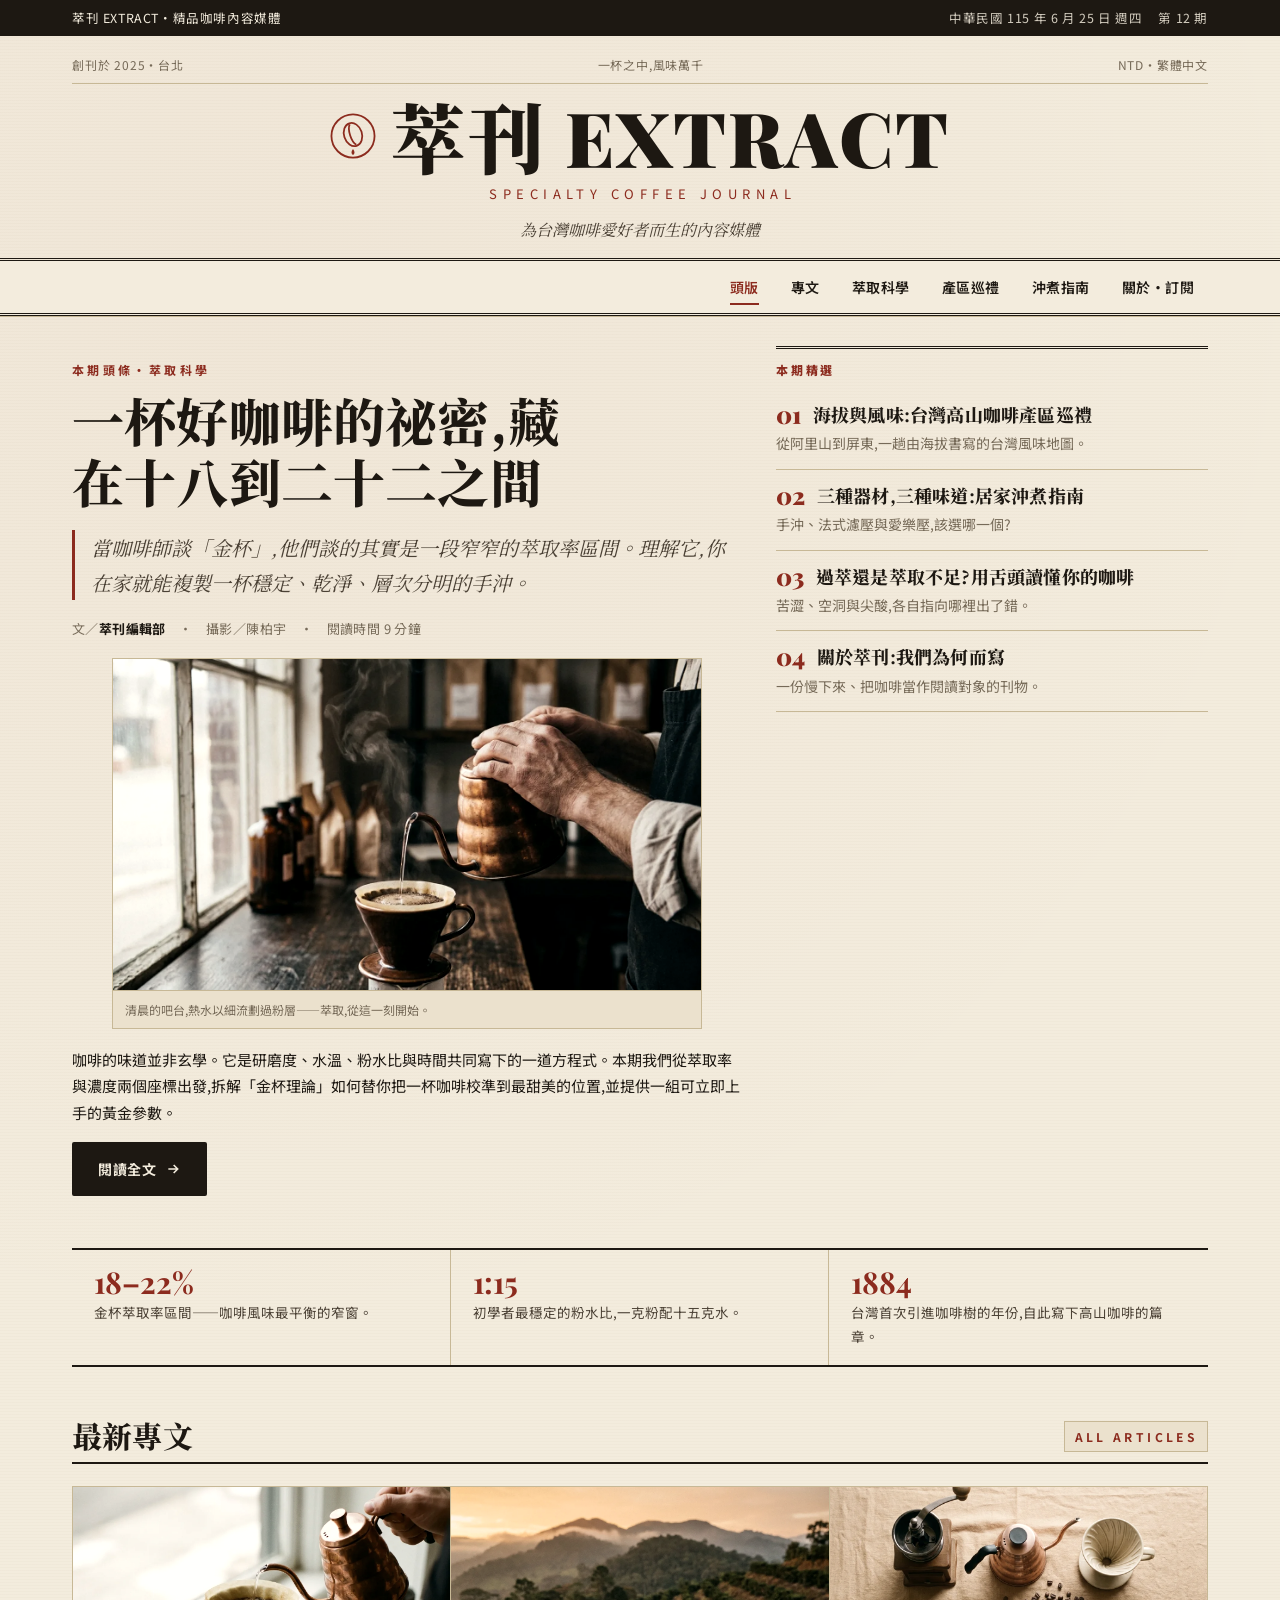
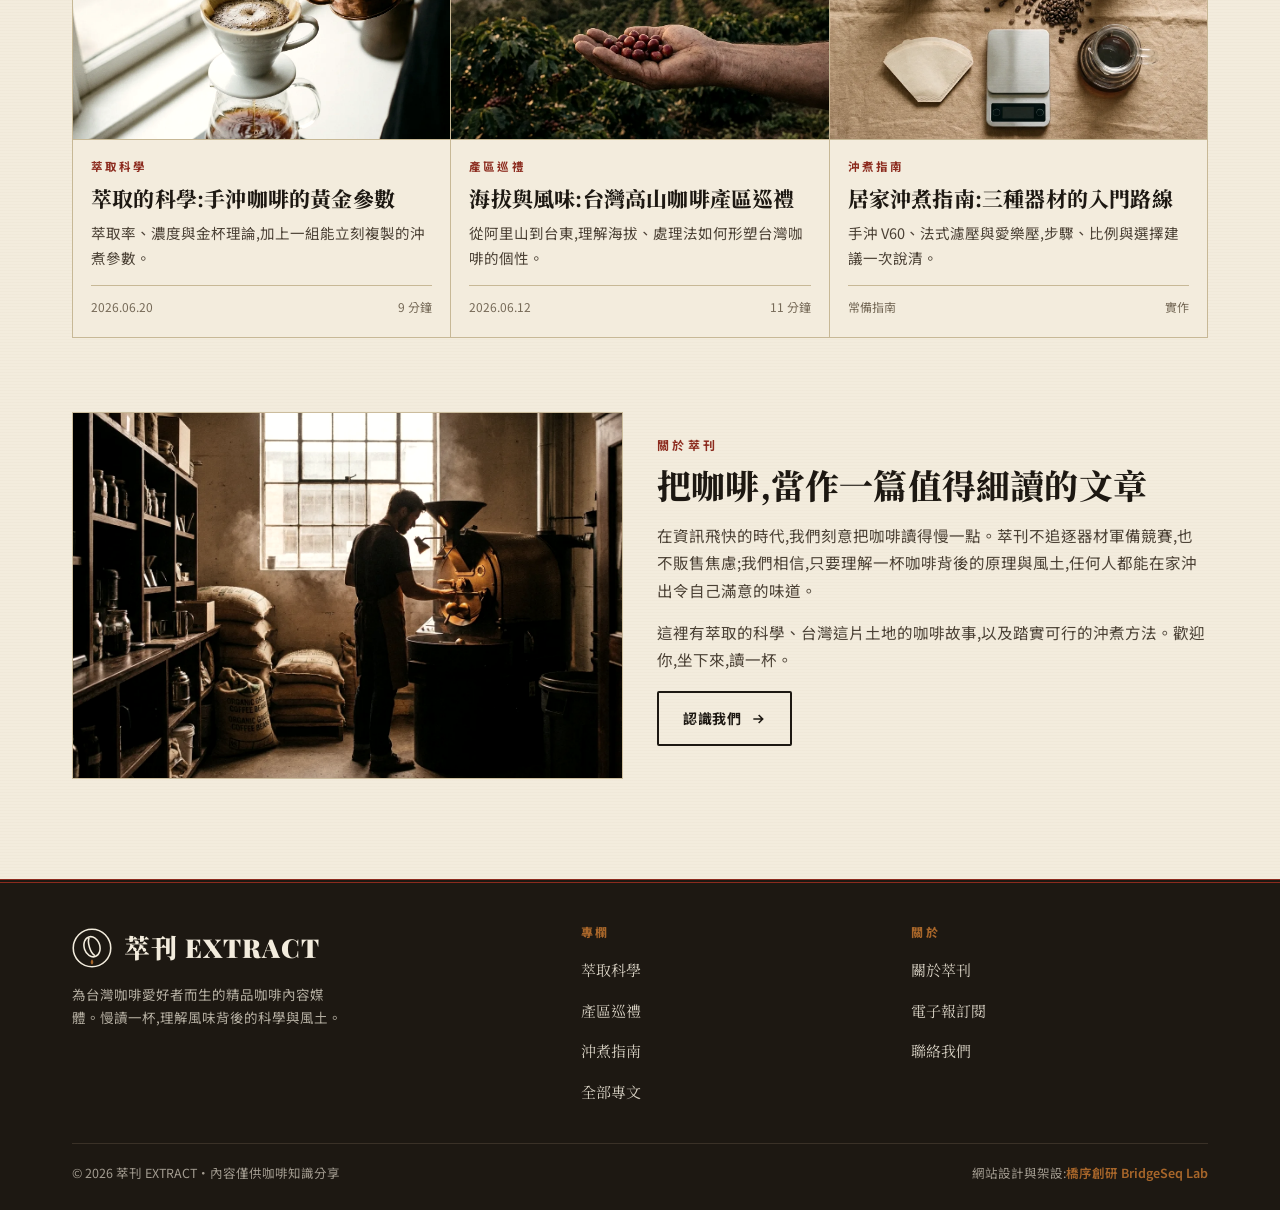
<file: index.html>
<!DOCTYPE html>
<html lang="zh-Hant">
<head>
<meta charset="UTF-8">
<meta name="viewport" content="width=device-width, initial-scale=1">
<title>萃刊 EXTRACT｜精品咖啡內容媒體：手沖萃取、台灣產區與沖煮指南</title>
<meta name="description" content="萃刊 EXTRACT 是一份為台灣咖啡愛好者而生的精品咖啡內容媒體。深入手沖萃取的科學、台灣高山咖啡產區、烘焙風味與居家沖煮指南,每一杯都值得被細讀。">
<meta name="keywords" content="精品咖啡,手沖咖啡,咖啡萃取,台灣咖啡,咖啡產區,咖啡沖煮,咖啡風味,咖啡媒體,V60,金杯理論">
<link rel="canonical" href="https://izzo24.github.io/cuikan-coffee/">
<meta name="theme-color" content="#1d1812">
<meta property="og:type" content="website">
<meta property="og:site_name" content="萃刊 EXTRACT">
<meta property="og:locale" content="zh_TW">
<meta property="og:title" content="萃刊 EXTRACT｜精品咖啡內容媒體">
<meta property="og:description" content="深入手沖萃取的科學、台灣高山咖啡產區與居家沖煮指南——為台灣咖啡愛好者而生的內容媒體。">
<meta property="og:url" content="https://izzo24.github.io/cuikan-coffee/">
<meta property="og:image" content="https://izzo24.github.io/cuikan-coffee/images/hero.webp">
<meta name="twitter:card" content="summary_large_image">
<link rel="icon" href="./favicon.svg" type="image/svg+xml">
<link rel="preconnect" href="https://fonts.googleapis.com">
<link rel="preconnect" href="https://fonts.gstatic.com" crossorigin>
<link href="https://fonts.googleapis.com/css2?family=Playfair+Display:wght@700;800;900&family=Noto+Serif+TC:wght@400;500;700;900&family=Noto+Sans+TC:wght@400;500;600;700&display=swap" rel="stylesheet">
<link rel="stylesheet" href="./assets/style.css?v=1">
<script type="application/ld+json">
{"@context":"https://schema.org","@graph":[
{"@type":"Organization","@id":"https://izzo24.github.io/cuikan-coffee/#org","name":"萃刊 EXTRACT","alternateName":"EXTRACT","url":"https://izzo24.github.io/cuikan-coffee/","logo":"https://izzo24.github.io/cuikan-coffee/favicon.svg","description":"為台灣咖啡愛好者而生的精品咖啡內容媒體。","sameAs":[]},
{"@type":"WebSite","@id":"https://izzo24.github.io/cuikan-coffee/#site","url":"https://izzo24.github.io/cuikan-coffee/","name":"萃刊 EXTRACT","inLanguage":"zh-Hant","publisher":{"@id":"https://izzo24.github.io/cuikan-coffee/#org"}},
{"@type":"Blog","@id":"https://izzo24.github.io/cuikan-coffee/#blog","name":"萃刊 EXTRACT","url":"https://izzo24.github.io/cuikan-coffee/","inLanguage":"zh-Hant","publisher":{"@id":"https://izzo24.github.io/cuikan-coffee/#org"},"blogPost":[
{"@type":"BlogPosting","headline":"萃取的科學:手沖咖啡的黃金參數","url":"https://izzo24.github.io/cuikan-coffee/article-pourover.html","datePublished":"2026-06-20"},
{"@type":"BlogPosting","headline":"海拔與風味:台灣高山咖啡產區巡禮","url":"https://izzo24.github.io/cuikan-coffee/article-taiwan.html","datePublished":"2026-06-12"}]}
]}
</script>
</head>
<body>

<div class="topbar"><div class="wrap">
  <span>萃刊 EXTRACT・精品咖啡內容媒體</span>
  <span class="tb-right"><span>中華民國 115 年 6 月 25 日 週四</span><span>第 12 期</span></span>
</div></div>

<header class="masthead"><div class="wrap">
  <div class="mast-top">
    <span>創刊於 2025・台北</span>
    <span>一杯之中,風味萬千</span>
    <span>NTD・繁體中文</span>
  </div>
  <a class="brand" href="./index.html" aria-label="萃刊 EXTRACT 首頁">
    <span class="brand-logo">
      <svg viewBox="0 0 64 64" aria-hidden="true"><circle cx="32" cy="32" r="30" fill="none" stroke="currentColor" stroke-width="2.5"/><g transform="rotate(-18 32 30)"><ellipse cx="32" cy="30" rx="12.5" ry="16.5" fill="none" stroke="currentColor" stroke-width="2.5"/><path d="M32 15C26.5 21 26.5 39 32 45" fill="none" stroke="currentColor" stroke-width="2.5"/></g><path d="M32 50c-2.8 3.6-2.8 6.4 0 8.6 2.8-2.2 2.8-5 0-8.6z" fill="var(--accent)"/></svg>
      <span class="brand-name"><span class="brand-cn">萃刊</span> EXTRACT</span>
    </span>
    <span class="brand-sub">Specialty Coffee Journal</span>
    <span class="brand-tag">為台灣咖啡愛好者而生的內容媒體</span>
  </a>
</div></header>

<nav class="nav" aria-label="主要導覽"><div class="wrap">
  <a class="nav-mini" href="./index.html">
    <svg viewBox="0 0 64 64" aria-hidden="true"><circle cx="32" cy="32" r="30" fill="none" stroke="currentColor" stroke-width="3"/><g transform="rotate(-18 32 30)"><ellipse cx="32" cy="30" rx="12.5" ry="16.5" fill="none" stroke="currentColor" stroke-width="3"/></g></svg>
    萃刊
  </a>
  <button class="nav-toggle" aria-label="開啟選單" aria-expanded="false" aria-controls="navlinks"><span></span></button>
  <ul class="nav-links" id="navlinks">
    <li><a href="./index.html" aria-current="page">頭版</a></li>
    <li><a href="./articles.html">專文</a></li>
    <li><a href="./article-pourover.html">萃取科學</a></li>
    <li><a href="./article-taiwan.html">產區巡禮</a></li>
    <li><a href="./brew-guide.html">沖煮指南</a></li>
    <li><a href="./about.html">關於・訂閱</a></li>
  </ul>
</div></nav>
<div class="nav-backdrop" aria-hidden="true"></div>

<main>
<section class="frontpage"><div class="wrap">
  <div class="fp-grid">
    <article class="lead-body reveal">
      <span class="kicker">本期頭條・萃取科學</span>
      <h1>一杯好咖啡的祕密,藏在十八到二十二之間</h1>
      <p class="standfirst">當咖啡師談「金杯」,他們談的其實是一段窄窄的萃取率區間。理解它,你在家就能複製一杯穩定、乾淨、層次分明的手沖。</p>
      <p class="byline">文／<strong>萃刊編輯部</strong>　・　攝影／陳柏宇　・　閱讀時間 9 分鐘</p>
      <figure class="lead-figure">
        <img src="./images/hero.webp" width="1280" height="720" alt="咖啡師以手沖壺緩緩注水於濾杯之上,蒸氣升起" loading="eager">
        <figcaption>清晨的吧台,熱水以細流劃過粉層——萃取,從這一刻開始。</figcaption>
      </figure>
      <p style="margin-top:18px;font-family:var(--sans);font-size:15px">咖啡的味道並非玄學。它是研磨度、水溫、粉水比與時間共同寫下的一道方程式。本期我們從萃取率與濃度兩個座標出發,拆解「金杯理論」如何替你把一杯咖啡校準到最甜美的位置,並提供一組可立即上手的黃金參數。</p>
      <p style="margin-top:16px"><a class="btn" href="./article-pourover.html">閱讀全文
        <svg viewBox="0 0 24 24" fill="none" stroke="currentColor" stroke-width="2.4" aria-hidden="true"><path d="M5 12h14M13 6l6 6-6 6"/></svg></a></p>
    </article>

    <aside class="side-list reveal">
      <h3>本期精選</h3>
      <a class="side-item" href="./article-taiwan.html"><span class="num">01</span><h4>海拔與風味:台灣高山咖啡產區巡禮</h4><p>從阿里山到屏東,一趟由海拔書寫的台灣風味地圖。</p></a>
      <a class="side-item" href="./brew-guide.html"><span class="num">02</span><h4>三種器材,三種味道:居家沖煮指南</h4><p>手沖、法式濾壓與愛樂壓,該選哪一個?</p></a>
      <a class="side-item" href="./article-pourover.html"><span class="num">03</span><h4>過萃還是萃取不足?用舌頭讀懂你的咖啡</h4><p>苦澀、空洞與尖酸,各自指向哪裡出了錯。</p></a>
      <a class="side-item" href="./about.html"><span class="num">04</span><h4>關於萃刊:我們為何而寫</h4><p>一份慢下來、把咖啡當作閱讀對象的刊物。</p></a>
    </aside>
  </div>

  <div class="rule-row reveal">
    <div class="cell"><b>18–22%</b>金杯萃取率區間——咖啡風味最平衡的窄窗。</div>
    <div class="cell"><b>1:15</b>初學者最穩定的粉水比,一克粉配十五克水。</div>
    <div class="cell"><b>1884</b>台灣首次引進咖啡樹的年份,自此寫下高山咖啡的篇章。</div>
  </div>
</div></section>

<section style="padding:8px 0 10px"><div class="wrap">
  <div class="section-head"><h2>最新專文</h2><span class="kicker">All Articles</span></div>
  <div class="cards">
    <a class="card reveal" href="./article-pourover.html">
      <span class="card-fig"><img src="./images/pourover.webp" width="1200" height="800" alt="手沖咖啡:濾杯中粉層悶蒸冒泡,熱水細流注入" loading="lazy"></span>
      <span class="card-body"><span class="cat">萃取科學</span><h3>萃取的科學:手沖咖啡的黃金參數</h3><p>萃取率、濃度與金杯理論,加上一組能立刻複製的沖煮參數。</p><span class="meta"><span>2026.06.20</span><span>9 分鐘</span></span></span>
    </a>
    <a class="card reveal" href="./article-taiwan.html">
      <span class="card-fig"><img src="./images/taiwan-farm.webp" width="1200" height="800" alt="黃昏中的台灣高山咖啡園,枝頭結滿紅色咖啡果實" loading="lazy"></span>
      <span class="card-body"><span class="cat">產區巡禮</span><h3>海拔與風味:台灣高山咖啡產區巡禮</h3><p>從阿里山到台東,理解海拔、處理法如何形塑台灣咖啡的個性。</p><span class="meta"><span>2026.06.12</span><span>11 分鐘</span></span></span>
    </a>
    <a class="card reveal" href="./brew-guide.html">
      <span class="card-fig"><img src="./images/brew-gear.webp" width="1200" height="900" alt="俯拍咖啡沖煮器材平鋪:手搖磨豆機、手沖壺、濾杯、電子秤" loading="lazy"></span>
      <span class="card-body"><span class="cat">沖煮指南</span><h3>居家沖煮指南:三種器材的入門路線</h3><p>手沖 V60、法式濾壓與愛樂壓,步驟、比例與選擇建議一次說清。</p><span class="meta"><span>常備指南</span><span>實作</span></span></span>
    </a>
  </div>
</div></section>

<section style="padding:34px 0 10px"><div class="wrap">
  <div class="about-hero">
    <figure style="margin:0" class="reveal"><img src="./images/roastery.webp" width="1200" height="800" alt="職人烘豆工坊內,鼓式烘豆機散發暖光,旁邊堆著生豆麻袋"></figure>
    <div class="reveal">
      <span class="kicker">關於萃刊</span>
      <h2 style="font-family:var(--serif);font-size:clamp(24px,4.4vw,34px);margin:.2em 0 .5em">把咖啡,當作一篇值得細讀的文章</h2>
      <p style="font-family:var(--sans);font-size:15.5px;color:var(--ink-soft)">在資訊飛快的時代,我們刻意把咖啡讀得慢一點。萃刊不追逐器材軍備競賽,也不販售焦慮;我們相信,只要理解一杯咖啡背後的原理與風土,任何人都能在家沖出令自己滿意的味道。</p>
      <p style="font-family:var(--sans);font-size:15.5px;color:var(--ink-soft)">這裡有萃取的科學、台灣這片土地的咖啡故事,以及踏實可行的沖煮方法。歡迎你,坐下來,讀一杯。</p>
      <p><a class="btn btn-ghost" href="./about.html">認識我們
        <svg viewBox="0 0 24 24" fill="none" stroke="currentColor" stroke-width="2.4" aria-hidden="true"><path d="M5 12h14M13 6l6 6-6 6"/></svg></a></p>
    </div>
  </div>
</div></section>
</main>

<footer class="footer"><div class="wrap">
  <div class="footer-grid">
    <div class="footer-brand">
      <div class="fb-logo">
        <svg viewBox="0 0 64 64" aria-hidden="true"><circle cx="32" cy="32" r="30" fill="none" stroke="currentColor" stroke-width="2.5"/><g transform="rotate(-18 32 30)"><ellipse cx="32" cy="30" rx="12.5" ry="16.5" fill="none" stroke="currentColor" stroke-width="2.5"/><path d="M32 15C26.5 21 26.5 39 32 45" fill="none" stroke="currentColor" stroke-width="2.5"/></g><path d="M32 50c-2.8 3.6-2.8 6.4 0 8.6 2.8-2.2 2.8-5 0-8.6z" fill="var(--accent-2)"/></svg>
        <span class="fb-name">萃刊 EXTRACT</span>
      </div>
      <p>為台灣咖啡愛好者而生的精品咖啡內容媒體。慢讀一杯,理解風味背後的科學與風土。</p>
    </div>
    <div>
      <h4>專欄</h4>
      <ul>
        <li><a href="./article-pourover.html">萃取科學</a></li>
        <li><a href="./article-taiwan.html">產區巡禮</a></li>
        <li><a href="./brew-guide.html">沖煮指南</a></li>
        <li><a href="./articles.html">全部專文</a></li>
      </ul>
    </div>
    <div>
      <h4>關於</h4>
      <ul>
        <li><a href="./about.html">關於萃刊</a></li>
        <li><a href="./about.html#subscribe">電子報訂閱</a></li>
        <li><a href="./about.html#contact">聯絡我們</a></li>
      </ul>
    </div>
  </div>
  <div class="footer-bottom">
    <span>© 2026 萃刊 EXTRACT・內容僅供咖啡知識分享</span>
    <span>網站設計與架設:<a href="https://bridgeseqlab.com" target="_blank" rel="noopener">橋序創研 BridgeSeq Lab</a></span>
  </div>
</div></footer>

<button class="totop" aria-label="回到頂端"><svg viewBox="0 0 24 24" fill="none" stroke="currentColor" stroke-width="2.6" aria-hidden="true"><path d="M12 19V5M5 12l7-7 7 7"/></svg></button>
<script src="./assets/main.js?v=1"></script>
</body>
</html>
</file>
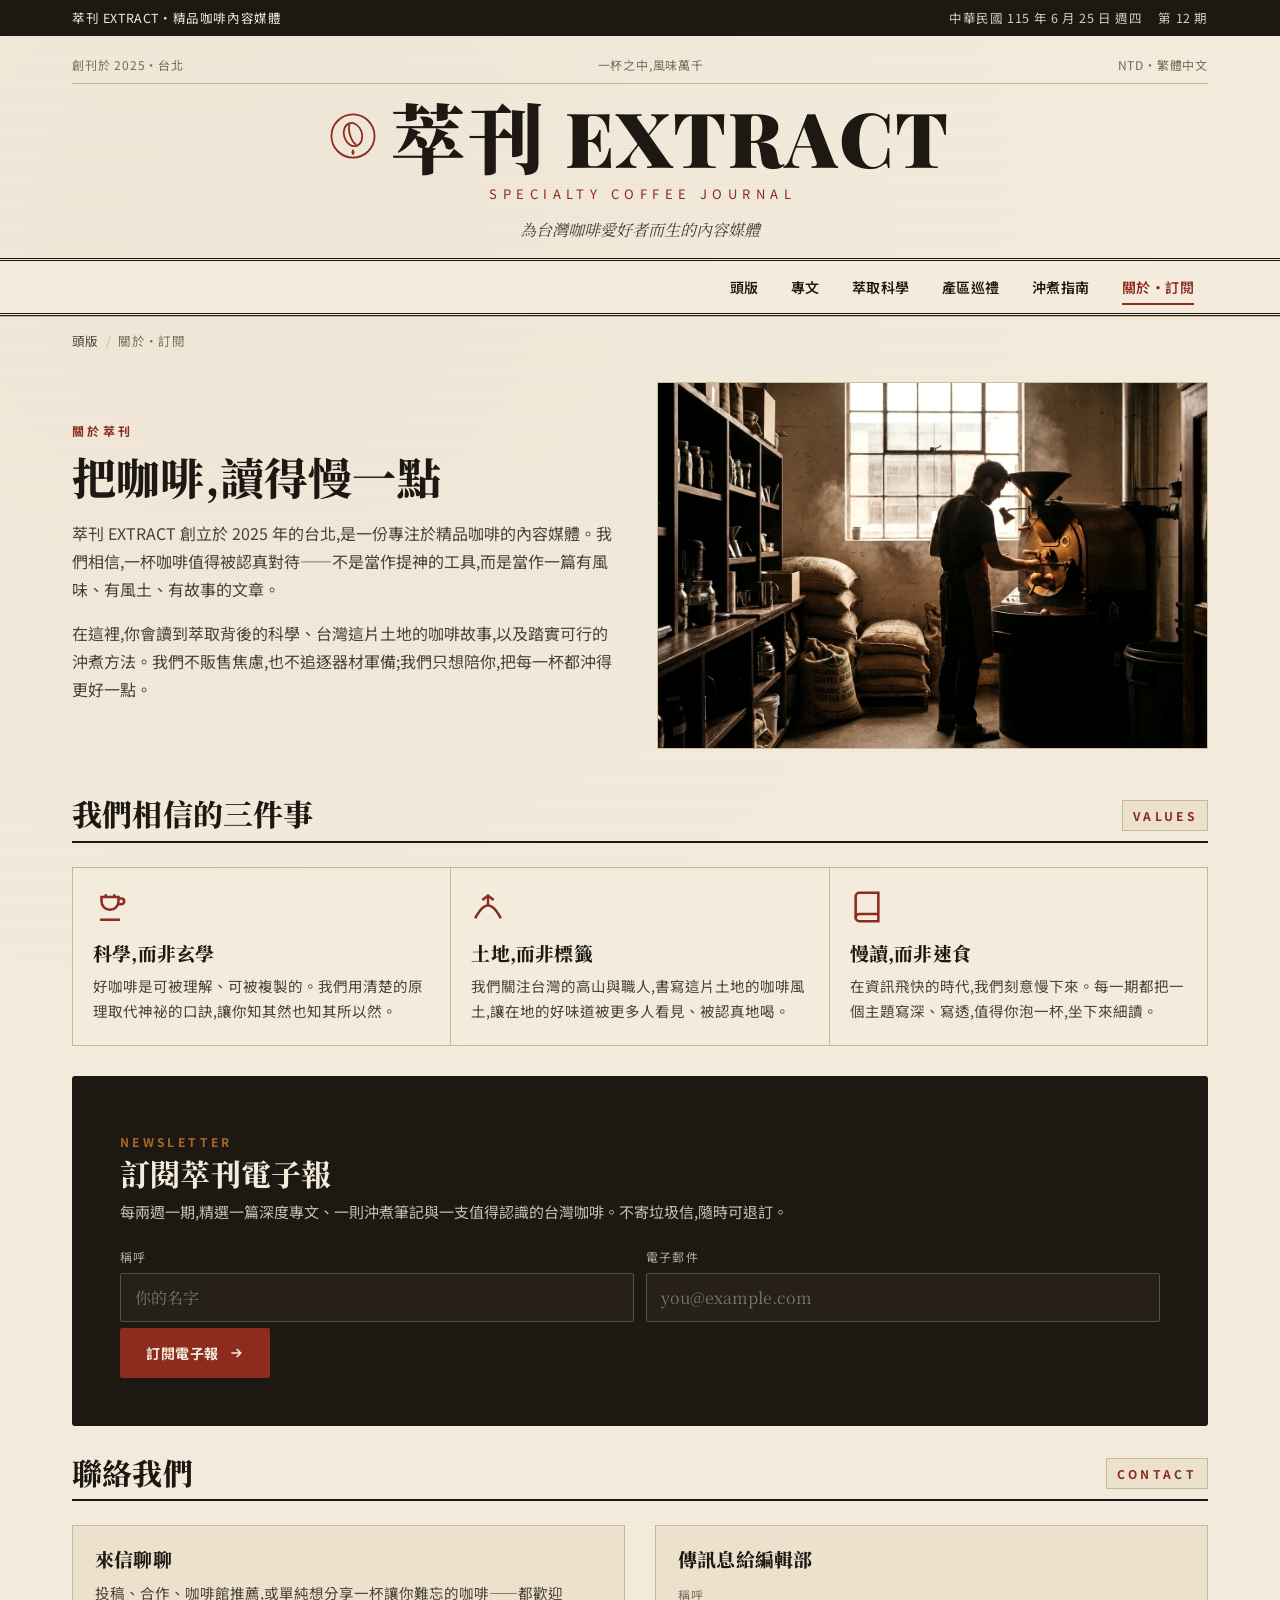
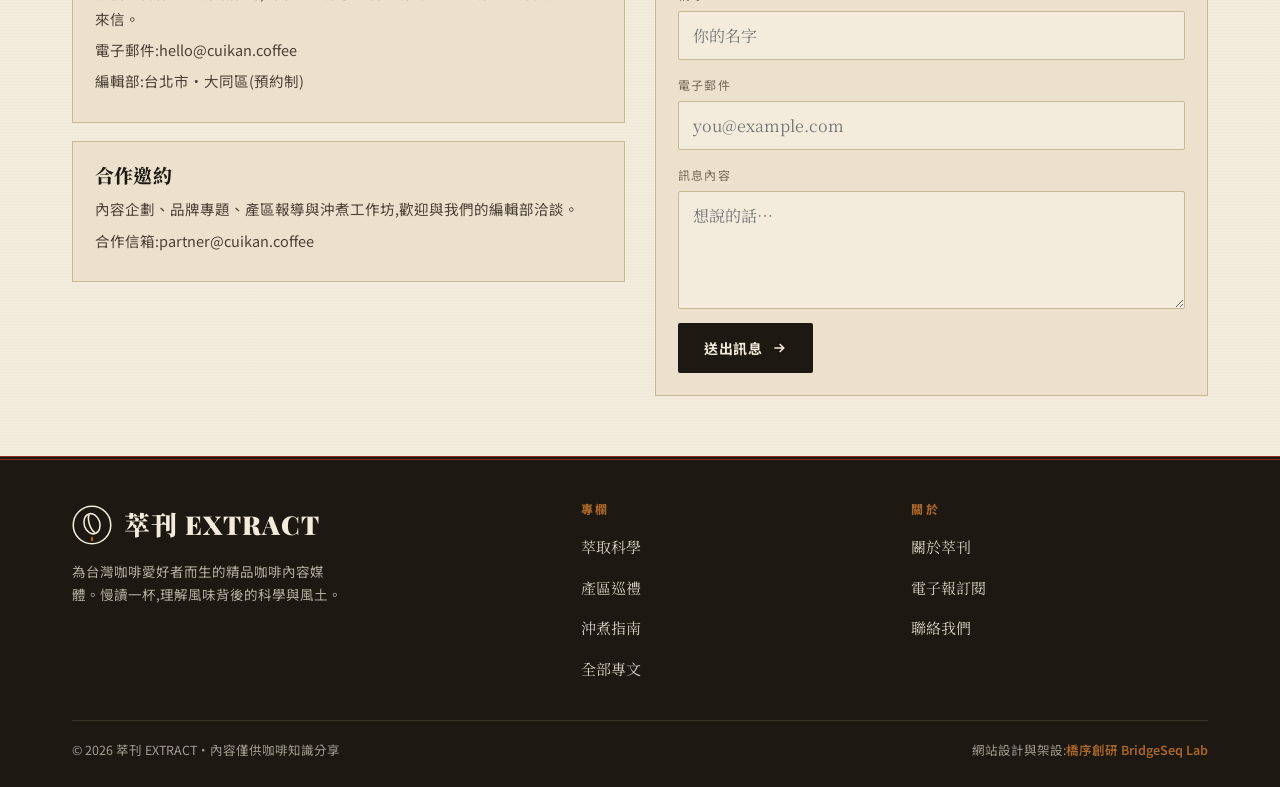
<file: about.html>
<!DOCTYPE html>
<html lang="zh-Hant">
<head>
<meta charset="UTF-8">
<meta name="viewport" content="width=device-width, initial-scale=1">
<title>關於萃刊・訂閱與聯絡｜萃刊 EXTRACT 精品咖啡內容媒體</title>
<meta name="description" content="認識萃刊 EXTRACT——一份慢下來、把咖啡當作閱讀對象的精品咖啡內容媒體。了解我們的編輯理念,訂閱電子報,或來信與我們聊聊一杯咖啡的事。">
<meta name="keywords" content="關於萃刊,咖啡媒體,咖啡電子報,訂閱,聯絡,精品咖啡,編輯理念">
<link rel="canonical" href="https://izzo24.github.io/cuikan-coffee/about.html">
<meta name="theme-color" content="#1d1812">
<meta property="og:type" content="website">
<meta property="og:site_name" content="萃刊 EXTRACT">
<meta property="og:locale" content="zh_TW">
<meta property="og:title" content="關於萃刊・訂閱與聯絡">
<meta property="og:description" content="一份慢下來、把咖啡當作閱讀對象的內容媒體。訂閱電子報,或來信聊聊咖啡。">
<meta property="og:url" content="https://izzo24.github.io/cuikan-coffee/about.html">
<meta property="og:image" content="https://izzo24.github.io/cuikan-coffee/images/roastery.webp">
<meta name="twitter:card" content="summary_large_image">
<link rel="icon" href="./favicon.svg" type="image/svg+xml">
<link rel="preconnect" href="https://fonts.googleapis.com">
<link rel="preconnect" href="https://fonts.gstatic.com" crossorigin>
<link href="https://fonts.googleapis.com/css2?family=Playfair+Display:wght@700;800;900&family=Noto+Serif+TC:wght@400;500;700;900&family=Noto+Sans+TC:wght@400;500;600;700&display=swap" rel="stylesheet">
<link rel="stylesheet" href="./assets/style.css?v=1">
<script type="application/ld+json">
{"@context":"https://schema.org","@graph":[
{"@type":"AboutPage","@id":"https://izzo24.github.io/cuikan-coffee/about.html#page","name":"關於萃刊","url":"https://izzo24.github.io/cuikan-coffee/about.html","inLanguage":"zh-Hant","isPartOf":{"@id":"https://izzo24.github.io/cuikan-coffee/#site"}},
{"@type":"Organization","name":"萃刊 EXTRACT","url":"https://izzo24.github.io/cuikan-coffee/","logo":"https://izzo24.github.io/cuikan-coffee/favicon.svg","email":"hello@cuikan.coffee","foundingDate":"2025","areaServed":"TW","description":"為台灣咖啡愛好者而生的精品咖啡內容媒體。"},
{"@type":"ContactPage","@id":"https://izzo24.github.io/cuikan-coffee/about.html#contact","name":"聯絡萃刊","url":"https://izzo24.github.io/cuikan-coffee/about.html#contact"},
{"@type":"BreadcrumbList","itemListElement":[
{"@type":"ListItem","position":1,"name":"頭版","item":"https://izzo24.github.io/cuikan-coffee/"},
{"@type":"ListItem","position":2,"name":"關於・訂閱","item":"https://izzo24.github.io/cuikan-coffee/about.html"}]}
]}
</script>
</head>
<body>

<div class="topbar"><div class="wrap">
  <span>萃刊 EXTRACT・精品咖啡內容媒體</span>
  <span class="tb-right"><span>中華民國 115 年 6 月 25 日 週四</span><span>第 12 期</span></span>
</div></div>

<header class="masthead"><div class="wrap">
  <div class="mast-top"><span>創刊於 2025・台北</span><span>一杯之中,風味萬千</span><span>NTD・繁體中文</span></div>
  <a class="brand" href="./index.html" aria-label="萃刊 EXTRACT 首頁">
    <span class="brand-logo">
      <svg viewBox="0 0 64 64" aria-hidden="true"><circle cx="32" cy="32" r="30" fill="none" stroke="currentColor" stroke-width="2.5"/><g transform="rotate(-18 32 30)"><ellipse cx="32" cy="30" rx="12.5" ry="16.5" fill="none" stroke="currentColor" stroke-width="2.5"/><path d="M32 15C26.5 21 26.5 39 32 45" fill="none" stroke="currentColor" stroke-width="2.5"/></g><path d="M32 50c-2.8 3.6-2.8 6.4 0 8.6 2.8-2.2 2.8-5 0-8.6z" fill="var(--accent)"/></svg>
      <span class="brand-name"><span class="brand-cn">萃刊</span> EXTRACT</span>
    </span>
    <span class="brand-sub">Specialty Coffee Journal</span>
    <span class="brand-tag">為台灣咖啡愛好者而生的內容媒體</span>
  </a>
</div></header>

<nav class="nav" aria-label="主要導覽"><div class="wrap">
  <a class="nav-mini" href="./index.html"><svg viewBox="0 0 64 64" aria-hidden="true"><circle cx="32" cy="32" r="30" fill="none" stroke="currentColor" stroke-width="3"/><g transform="rotate(-18 32 30)"><ellipse cx="32" cy="30" rx="12.5" ry="16.5" fill="none" stroke="currentColor" stroke-width="3"/></g></svg>萃刊</a>
  <button class="nav-toggle" aria-label="開啟選單" aria-expanded="false" aria-controls="navlinks"><span></span></button>
  <ul class="nav-links" id="navlinks">
    <li><a href="./index.html">頭版</a></li>
    <li><a href="./articles.html">專文</a></li>
    <li><a href="./article-pourover.html">萃取科學</a></li>
    <li><a href="./article-taiwan.html">產區巡禮</a></li>
    <li><a href="./brew-guide.html">沖煮指南</a></li>
    <li><a href="./about.html" aria-current="page">關於・訂閱</a></li>
  </ul>
</div></nav>
<div class="nav-backdrop" aria-hidden="true"></div>

<main>
<div class="wrap"><nav class="crumb" aria-label="麵包屑"><a href="./index.html">頭版</a><span>/</span>關於・訂閱</nav></div>

<section><div class="wrap">
  <div class="about-hero">
    <div>
      <span class="kicker">關於萃刊</span>
      <h1 style="font-family:var(--serif);font-size:clamp(28px,5vw,44px);margin:.15em 0 .35em">把咖啡,讀得慢一點</h1>
      <p style="font-family:var(--sans);font-size:16px;color:var(--ink-soft)">萃刊 EXTRACT 創立於 2025 年的台北,是一份專注於精品咖啡的內容媒體。我們相信,一杯咖啡值得被認真對待——不是當作提神的工具,而是當作一篇有風味、有風土、有故事的文章。</p>
      <p style="font-family:var(--sans);font-size:16px;color:var(--ink-soft)">在這裡,你會讀到萃取背後的科學、台灣這片土地的咖啡故事,以及踏實可行的沖煮方法。我們不販售焦慮,也不追逐器材軍備;我們只想陪你,把每一杯都沖得更好一點。</p>
    </div>
    <figure style="margin:0"><img src="./images/roastery.webp" width="1200" height="800" alt="職人烘豆工坊內,鼓式烘豆機散發暖光,旁邊堆放生豆麻袋與木質層架"></figure>
  </div>

  <div class="section-head" style="margin-top:18px"><h2>我們相信的三件事</h2><span class="kicker">Values</span></div>
  <div class="values">
    <div class="value">
      <svg viewBox="0 0 24 24" fill="none" stroke="currentColor" stroke-width="1.8" aria-hidden="true"><path d="M9 3v2M15 3v2M6 5h12a0 0 0 0 1 0 0v3a6 6 0 0 1-12 0V5z"/><path d="M18 6h2a2 2 0 0 1 0 4h-2"/><path d="M5 21h14"/></svg>
      <h3>科學,而非玄學</h3>
      <p>好咖啡是可被理解、可被複製的。我們用清楚的原理取代神祕的口訣,讓你知其然也知其所以然。</p>
    </div>
    <div class="value">
      <svg viewBox="0 0 24 24" fill="none" stroke="currentColor" stroke-width="1.8" aria-hidden="true"><path d="M3 20s4-9 9-9 9 9 9 9"/><path d="M12 11V4"/><path d="M8 7l4-3 4 3"/></svg>
      <h3>土地,而非標籤</h3>
      <p>我們關注台灣的高山與職人,書寫這片土地的咖啡風土,讓在地的好味道被更多人看見、被認真地喝。</p>
    </div>
    <div class="value">
      <svg viewBox="0 0 24 24" fill="none" stroke="currentColor" stroke-width="1.8" aria-hidden="true"><path d="M4 19.5A2.5 2.5 0 0 1 6.5 17H20"/><path d="M6.5 2H20v20H6.5A2.5 2.5 0 0 1 4 19.5v-15A2.5 2.5 0 0 1 6.5 2z"/></svg>
      <h3>慢讀,而非速食</h3>
      <p>在資訊飛快的時代,我們刻意慢下來。每一期都把一個主題寫深、寫透,值得你泡一杯,坐下來細讀。</p>
    </div>
  </div>

  <div class="subscribe" id="subscribe">
    <span class="kicker" style="color:var(--accent-2)">Newsletter</span>
    <h2>訂閱萃刊電子報</h2>
    <p>每兩週一期,精選一篇深度專文、一則沖煮筆記與一支值得認識的台灣咖啡。不寄垃圾信,隨時可退訂。</p>
    <form data-toast="訂閱成功!下一期萃刊將寄達你的信箱。" novalidate>
      <div class="form-row">
        <div class="form-field">
          <label for="sub-name">稱呼</label>
          <input id="sub-name" name="name" type="text" placeholder="你的名字" autocomplete="name" required>
        </div>
        <div class="form-field">
          <label for="sub-email">電子郵件</label>
          <input id="sub-email" name="email" type="email" placeholder="you@example.com" autocomplete="email" required>
        </div>
      </div>
      <button class="btn" type="submit">訂閱電子報
        <svg viewBox="0 0 24 24" fill="none" stroke="currentColor" stroke-width="2.4" aria-hidden="true"><path d="M5 12h14M13 6l6 6-6 6"/></svg></button>
    </form>
  </div>

  <div class="section-head" id="contact"><h2>聯絡我們</h2><span class="kicker">Contact</span></div>
  <div class="contact-grid">
    <div>
      <div class="contact-block" style="margin-bottom:18px">
        <h3>來信聊聊</h3>
        <p>投稿、合作、咖啡館推薦,或單純想分享一杯讓你難忘的咖啡——都歡迎來信。</p>
        <p>電子郵件:hello@cuikan.coffee</p>
        <p>編輯部:台北市・大同區(預約制)</p>
      </div>
      <div class="contact-block">
        <h3>合作邀約</h3>
        <p>內容企劃、品牌專題、產區報導與沖煮工作坊,歡迎與我們的編輯部洽談。</p>
        <p>合作信箱:partner@cuikan.coffee</p>
      </div>
    </div>
    <form class="contact-block" data-toast="已收到你的來信,我們會盡快回覆。" novalidate style="display:flex;flex-direction:column;gap:14px">
      <h3 style="margin:0">傳訊息給編輯部</h3>
      <div class="form-field" style="gap:6px">
        <label for="c-name" style="color:var(--ink-faint)">稱呼</label>
        <input id="c-name" name="name" type="text" placeholder="你的名字" required style="background:var(--paper);color:var(--ink);border:1px solid var(--rule)">
      </div>
      <div class="form-field" style="gap:6px">
        <label for="c-email" style="color:var(--ink-faint)">電子郵件</label>
        <input id="c-email" name="email" type="email" placeholder="you@example.com" required style="background:var(--paper);color:var(--ink);border:1px solid var(--rule)">
      </div>
      <div class="form-field" style="gap:6px">
        <label for="c-msg" style="color:var(--ink-faint)">訊息內容</label>
        <textarea id="c-msg" name="message" rows="4" placeholder="想說的話…" required style="background:var(--paper);color:var(--ink);border:1px solid var(--rule)"></textarea>
      </div>
      <button class="btn" type="submit" style="align-self:flex-start">送出訊息
        <svg viewBox="0 0 24 24" fill="none" stroke="currentColor" stroke-width="2.4" aria-hidden="true"><path d="M5 12h14M13 6l6 6-6 6"/></svg></button>
    </form>
  </div>
</div></section>
</main>

<footer class="footer"><div class="wrap">
  <div class="footer-grid">
    <div class="footer-brand">
      <div class="fb-logo">
        <svg viewBox="0 0 64 64" aria-hidden="true"><circle cx="32" cy="32" r="30" fill="none" stroke="currentColor" stroke-width="2.5"/><g transform="rotate(-18 32 30)"><ellipse cx="32" cy="30" rx="12.5" ry="16.5" fill="none" stroke="currentColor" stroke-width="2.5"/><path d="M32 15C26.5 21 26.5 39 32 45" fill="none" stroke="currentColor" stroke-width="2.5"/></g><path d="M32 50c-2.8 3.6-2.8 6.4 0 8.6 2.8-2.2 2.8-5 0-8.6z" fill="var(--accent-2)"/></svg>
        <span class="fb-name">萃刊 EXTRACT</span>
      </div>
      <p>為台灣咖啡愛好者而生的精品咖啡內容媒體。慢讀一杯,理解風味背後的科學與風土。</p>
    </div>
    <div><h4>專欄</h4><ul><li><a href="./article-pourover.html">萃取科學</a></li><li><a href="./article-taiwan.html">產區巡禮</a></li><li><a href="./brew-guide.html">沖煮指南</a></li><li><a href="./articles.html">全部專文</a></li></ul></div>
    <div><h4>關於</h4><ul><li><a href="./about.html">關於萃刊</a></li><li><a href="./about.html#subscribe">電子報訂閱</a></li><li><a href="./about.html#contact">聯絡我們</a></li></ul></div>
  </div>
  <div class="footer-bottom">
    <span>© 2026 萃刊 EXTRACT・內容僅供咖啡知識分享</span>
    <span>網站設計與架設:<a href="https://bridgeseqlab.com" target="_blank" rel="noopener">橋序創研 BridgeSeq Lab</a></span>
  </div>
</div></footer>

<div class="toast" role="status" aria-live="polite"></div>
<button class="totop" aria-label="回到頂端"><svg viewBox="0 0 24 24" fill="none" stroke="currentColor" stroke-width="2.6" aria-hidden="true"><path d="M12 19V5M5 12l7-7 7 7"/></svg></button>
<script src="./assets/main.js?v=1"></script>
</body>
</html>
</file>
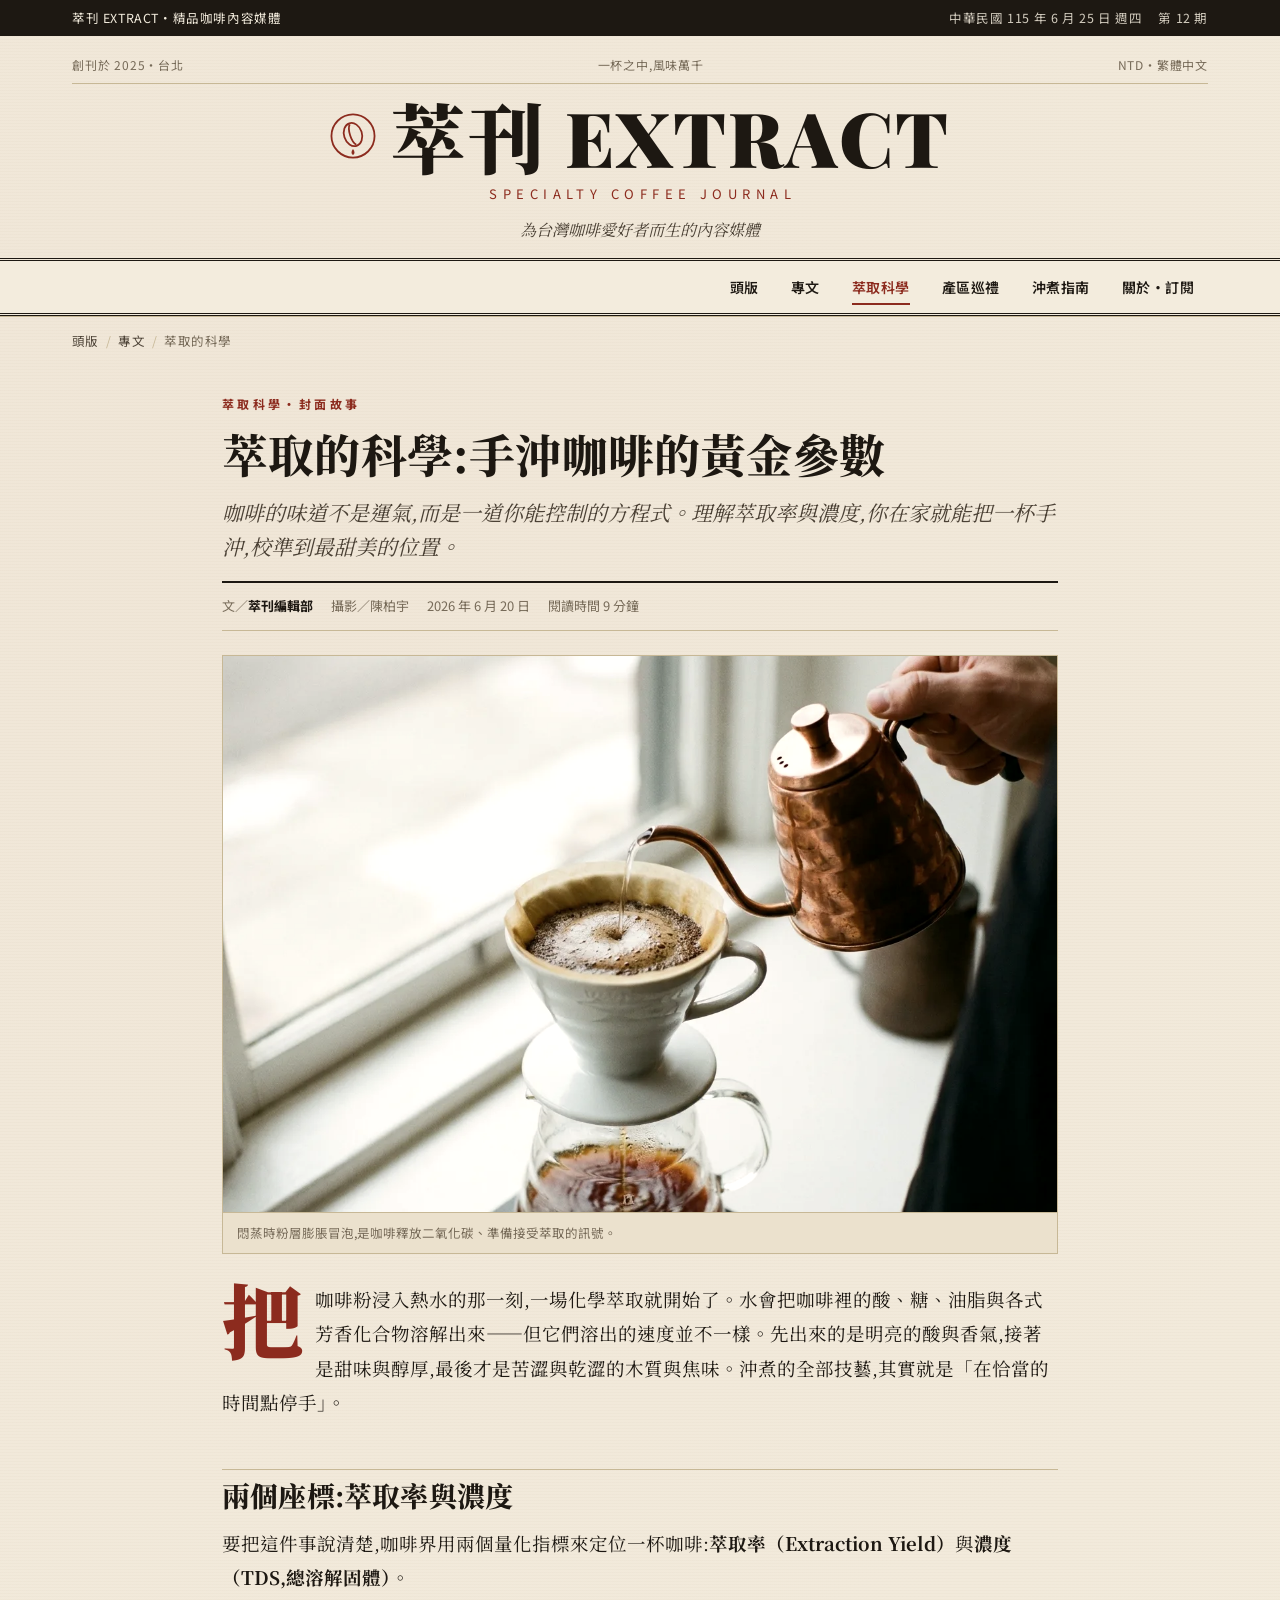
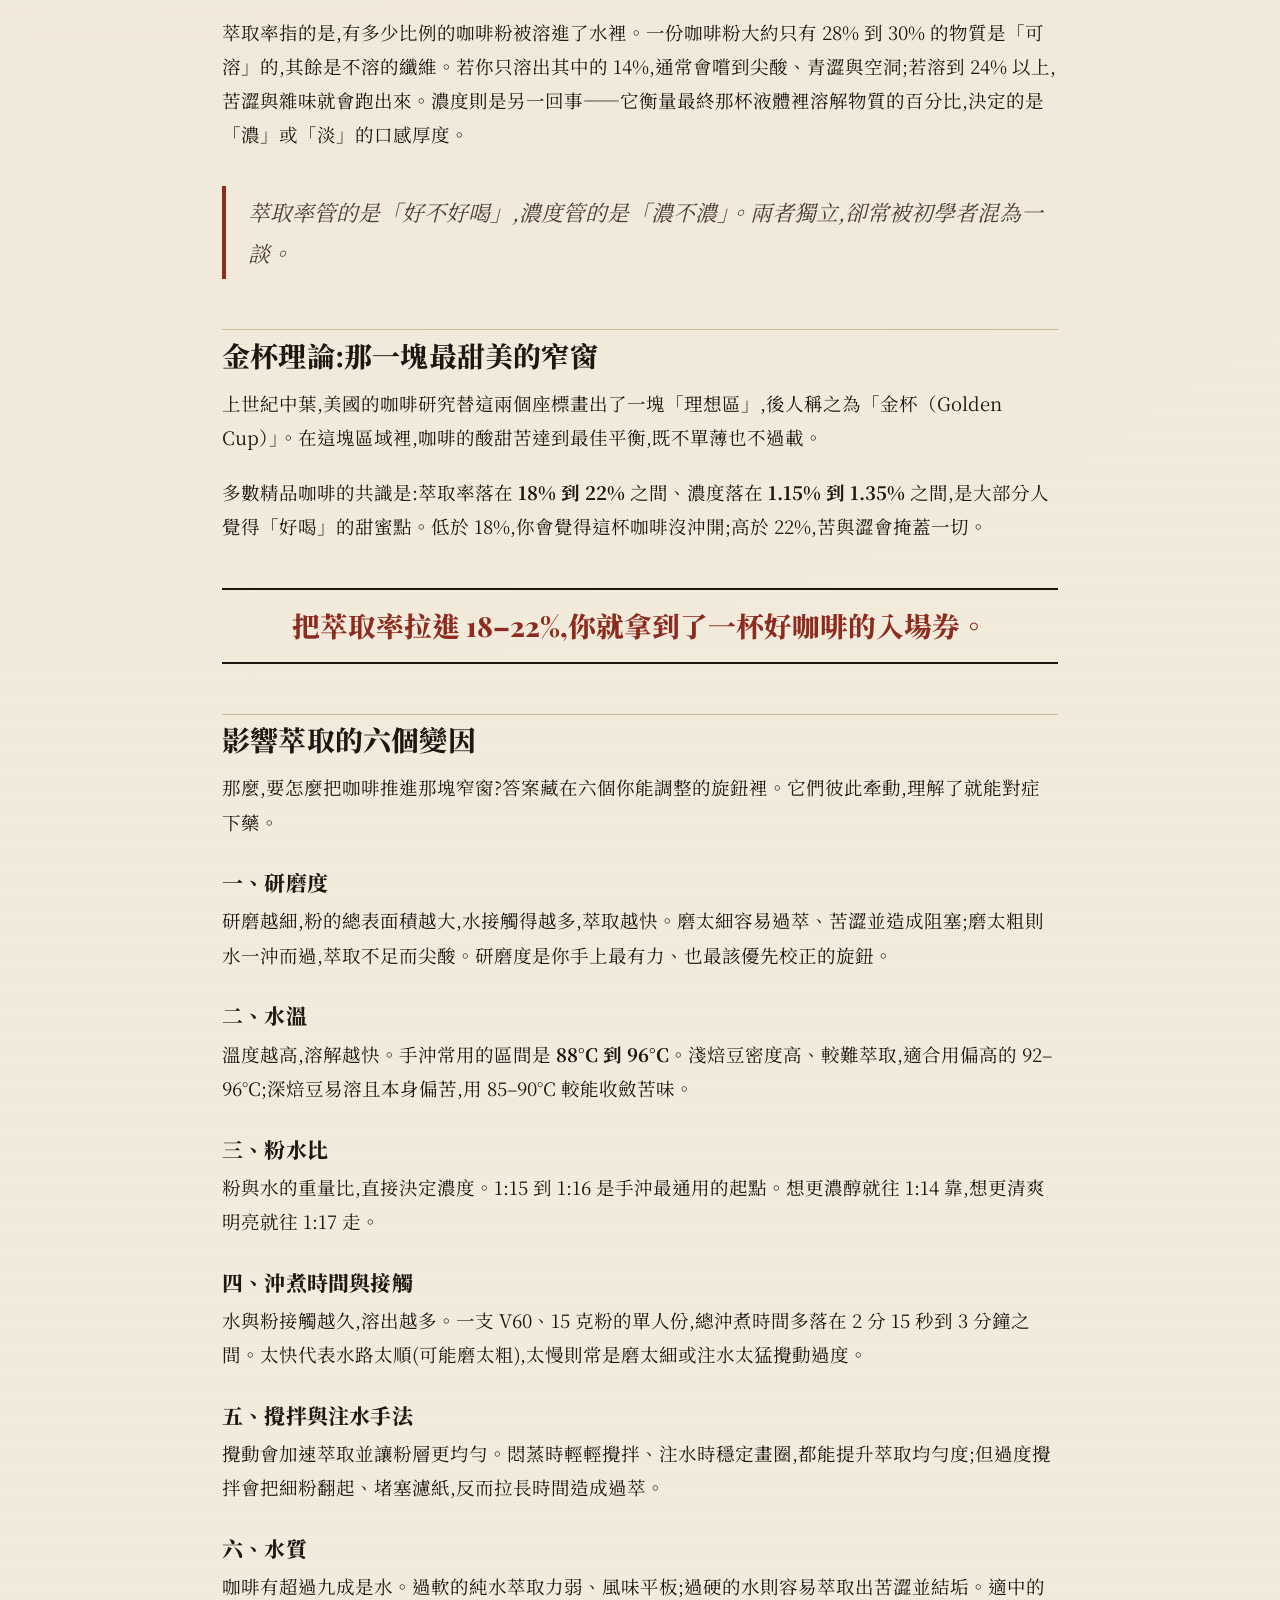
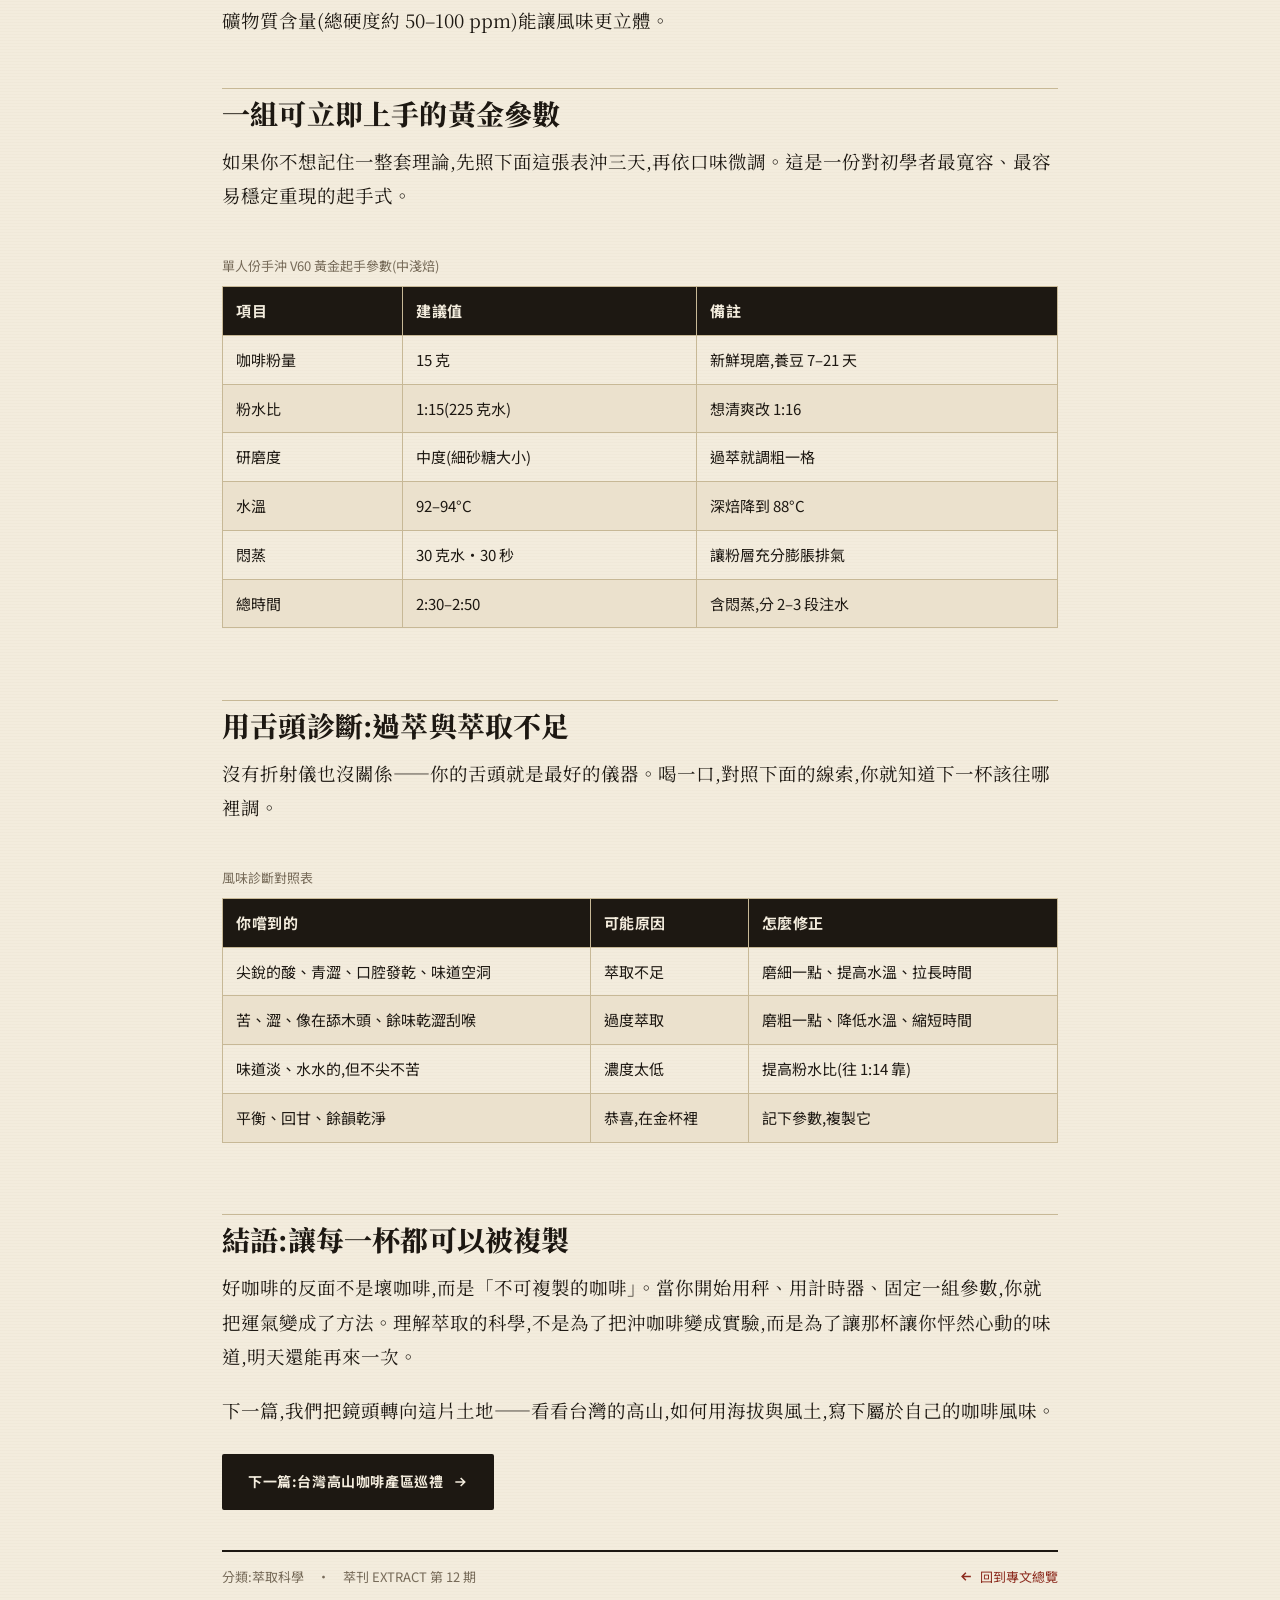
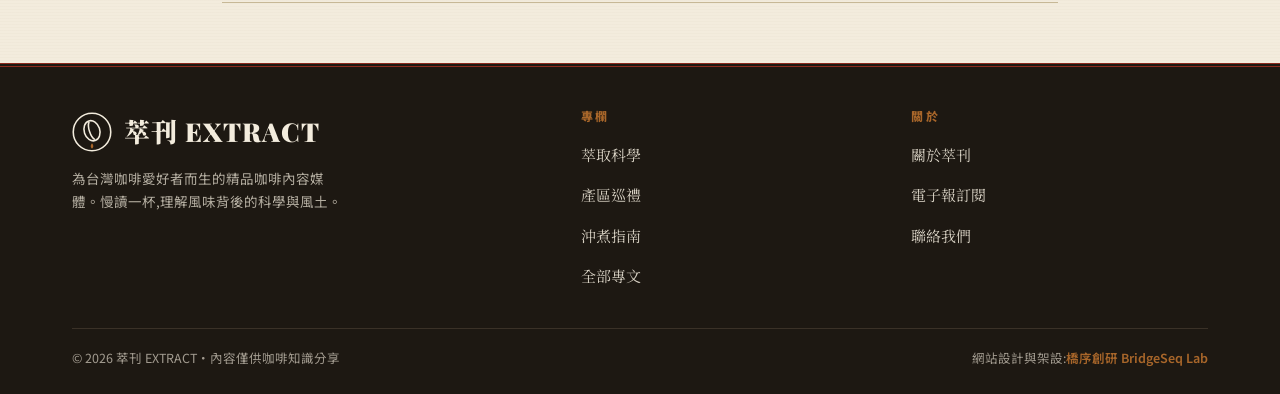
<file: article-pourover.html>
<!DOCTYPE html>
<html lang="zh-Hant">
<head>
<meta charset="UTF-8">
<meta name="viewport" content="width=device-width, initial-scale=1">
<title>萃取的科學:手沖咖啡的黃金參數｜萃刊 EXTRACT</title>
<meta name="description" content="從萃取率、濃度（TDS）到金杯理論,拆解一杯好咖啡背後的科學,並提供研磨度、水溫、粉水比與沖煮時間的黃金參數建議,讓你在家複製穩定甜美的手沖。">
<meta name="keywords" content="咖啡萃取,金杯理論,萃取率,TDS,粉水比,手沖參數,水溫,研磨度,過萃,萃取不足">
<link rel="canonical" href="https://izzo24.github.io/cuikan-coffee/article-pourover.html">
<meta name="theme-color" content="#1d1812">
<meta property="og:type" content="article">
<meta property="og:site_name" content="萃刊 EXTRACT">
<meta property="og:locale" content="zh_TW">
<meta property="og:title" content="萃取的科學:手沖咖啡的黃金參數">
<meta property="og:description" content="從萃取率、濃度到金杯理論,拆解一杯好咖啡的科學,並附上可立即複製的黃金參數。">
<meta property="og:url" content="https://izzo24.github.io/cuikan-coffee/article-pourover.html">
<meta property="og:image" content="https://izzo24.github.io/cuikan-coffee/images/pourover.webp">
<meta name="twitter:card" content="summary_large_image">
<link rel="icon" href="./favicon.svg" type="image/svg+xml">
<link rel="preconnect" href="https://fonts.googleapis.com">
<link rel="preconnect" href="https://fonts.gstatic.com" crossorigin>
<link href="https://fonts.googleapis.com/css2?family=Playfair+Display:wght@700;800;900&family=Noto+Serif+TC:wght@400;500;700;900&family=Noto+Sans+TC:wght@400;500;600;700&display=swap" rel="stylesheet">
<link rel="stylesheet" href="./assets/style.css?v=1">
<script type="application/ld+json">
{"@context":"https://schema.org","@graph":[
{"@type":"Article","headline":"萃取的科學:手沖咖啡的黃金參數","description":"從萃取率、濃度到金杯理論,拆解一杯好咖啡的科學,並附上可立即複製的黃金參數。","image":"https://izzo24.github.io/cuikan-coffee/images/pourover.webp","datePublished":"2026-06-20","dateModified":"2026-06-20","inLanguage":"zh-Hant","author":{"@type":"Organization","name":"萃刊編輯部"},"publisher":{"@type":"Organization","name":"萃刊 EXTRACT","logo":{"@type":"ImageObject","url":"https://izzo24.github.io/cuikan-coffee/favicon.svg"}},"mainEntityOfPage":"https://izzo24.github.io/cuikan-coffee/article-pourover.html"},
{"@type":"BreadcrumbList","itemListElement":[
{"@type":"ListItem","position":1,"name":"頭版","item":"https://izzo24.github.io/cuikan-coffee/"},
{"@type":"ListItem","position":2,"name":"專文總覽","item":"https://izzo24.github.io/cuikan-coffee/articles.html"},
{"@type":"ListItem","position":3,"name":"萃取的科學","item":"https://izzo24.github.io/cuikan-coffee/article-pourover.html"}]}
]}
</script>
</head>
<body>

<div class="topbar"><div class="wrap">
  <span>萃刊 EXTRACT・精品咖啡內容媒體</span>
  <span class="tb-right"><span>中華民國 115 年 6 月 25 日 週四</span><span>第 12 期</span></span>
</div></div>

<header class="masthead"><div class="wrap">
  <div class="mast-top"><span>創刊於 2025・台北</span><span>一杯之中,風味萬千</span><span>NTD・繁體中文</span></div>
  <a class="brand" href="./index.html" aria-label="萃刊 EXTRACT 首頁">
    <span class="brand-logo">
      <svg viewBox="0 0 64 64" aria-hidden="true"><circle cx="32" cy="32" r="30" fill="none" stroke="currentColor" stroke-width="2.5"/><g transform="rotate(-18 32 30)"><ellipse cx="32" cy="30" rx="12.5" ry="16.5" fill="none" stroke="currentColor" stroke-width="2.5"/><path d="M32 15C26.5 21 26.5 39 32 45" fill="none" stroke="currentColor" stroke-width="2.5"/></g><path d="M32 50c-2.8 3.6-2.8 6.4 0 8.6 2.8-2.2 2.8-5 0-8.6z" fill="var(--accent)"/></svg>
      <span class="brand-name"><span class="brand-cn">萃刊</span> EXTRACT</span>
    </span>
    <span class="brand-sub">Specialty Coffee Journal</span>
    <span class="brand-tag">為台灣咖啡愛好者而生的內容媒體</span>
  </a>
</div></header>

<nav class="nav" aria-label="主要導覽"><div class="wrap">
  <a class="nav-mini" href="./index.html"><svg viewBox="0 0 64 64" aria-hidden="true"><circle cx="32" cy="32" r="30" fill="none" stroke="currentColor" stroke-width="3"/><g transform="rotate(-18 32 30)"><ellipse cx="32" cy="30" rx="12.5" ry="16.5" fill="none" stroke="currentColor" stroke-width="3"/></g></svg>萃刊</a>
  <button class="nav-toggle" aria-label="開啟選單" aria-expanded="false" aria-controls="navlinks"><span></span></button>
  <ul class="nav-links" id="navlinks">
    <li><a href="./index.html">頭版</a></li>
    <li><a href="./articles.html">專文</a></li>
    <li><a href="./article-pourover.html" aria-current="page">萃取科學</a></li>
    <li><a href="./article-taiwan.html">產區巡禮</a></li>
    <li><a href="./brew-guide.html">沖煮指南</a></li>
    <li><a href="./about.html">關於・訂閱</a></li>
  </ul>
</div></nav>
<div class="nav-backdrop" aria-hidden="true"></div>

<main>
<div class="wrap"><nav class="crumb" aria-label="麵包屑"><a href="./index.html">頭版</a><span>/</span><a href="./articles.html">專文</a><span>/</span>萃取的科學</nav></div>

<article class="article-wrap">
  <header class="article-head">
    <span class="kicker">萃取科學・封面故事</span>
    <h1>萃取的科學:手沖咖啡的黃金參數</h1>
    <p class="standfirst">咖啡的味道不是運氣,而是一道你能控制的方程式。理解萃取率與濃度,你在家就能把一杯手沖,校準到最甜美的位置。</p>
    <div class="article-meta"><span>文／<strong>萃刊編輯部</strong></span><span>攝影／陳柏宇</span><span>2026 年 6 月 20 日</span><span>閱讀時間 9 分鐘</span></div>
  </header>

  <figure class="article-fig">
    <img src="./images/pourover.webp" width="1200" height="800" alt="手沖咖啡特寫:V60 濾杯中咖啡粉悶蒸冒泡,手持手沖壺以細流注水,下方玻璃壺承接琥珀色咖啡液" loading="eager">
    <figcaption>悶蒸時粉層膨脹冒泡,是咖啡釋放二氧化碳、準備接受萃取的訊號。</figcaption>
  </figure>

  <div class="prose">
    <p>把咖啡粉浸入熱水的那一刻,一場化學萃取就開始了。水會把咖啡裡的酸、糖、油脂與各式芳香化合物溶解出來——但它們溶出的速度並不一樣。先出來的是明亮的酸與香氣,接著是甜味與醇厚,最後才是苦澀與乾澀的木質與焦味。沖煮的全部技藝,其實就是「在恰當的時間點停手」。</p>

    <h2 id="rate">兩個座標:萃取率與濃度</h2>
    <p>要把這件事說清楚,咖啡界用兩個量化指標來定位一杯咖啡:<strong>萃取率（Extraction Yield）</strong>與<strong>濃度（TDS,總溶解固體）</strong>。</p>
    <p>萃取率指的是,有多少比例的咖啡粉被溶進了水裡。一份咖啡粉大約只有 28% 到 30% 的物質是「可溶」的,其餘是不溶的纖維。若你只溶出其中的 14%,通常會嚐到尖酸、青澀與空洞;若溶到 24% 以上,苦澀與雜味就會跑出來。濃度則是另一回事——它衡量最終那杯液體裡溶解物質的百分比,決定的是「濃」或「淡」的口感厚度。</p>
    <blockquote>萃取率管的是「好不好喝」,濃度管的是「濃不濃」。兩者獨立,卻常被初學者混為一談。</blockquote>

    <h2 id="goldcup">金杯理論:那一塊最甜美的窄窗</h2>
    <p>上世紀中葉,美國的咖啡研究替這兩個座標畫出了一塊「理想區」,後人稱之為「金杯（Golden Cup）」。在這塊區域裡,咖啡的酸甜苦達到最佳平衡,既不單薄也不過載。</p>
    <p>多數精品咖啡的共識是:萃取率落在 <strong>18% 到 22%</strong> 之間、濃度落在 <strong>1.15% 到 1.35%</strong> 之間,是大部分人覺得「好喝」的甜蜜點。低於 18%,你會覺得這杯咖啡沒沖開;高於 22%,苦與澀會掩蓋一切。</p>

    <div class="pull">把萃取率拉進 18–22%,你就拿到了一杯好咖啡的入場券。</div>

    <h2 id="vars">影響萃取的六個變因</h2>
    <p>那麼,要怎麼把咖啡推進那塊窄窗?答案藏在六個你能調整的旋鈕裡。它們彼此牽動,理解了就能對症下藥。</p>
    <h3>一、研磨度</h3>
    <p>研磨越細,粉的總表面積越大,水接觸得越多,萃取越快。磨太細容易過萃、苦澀並造成阻塞;磨太粗則水一沖而過,萃取不足而尖酸。研磨度是你手上最有力、也最該優先校正的旋鈕。</p>
    <h3>二、水溫</h3>
    <p>溫度越高,溶解越快。手沖常用的區間是 <strong>88°C 到 96°C</strong>。淺焙豆密度高、較難萃取,適合用偏高的 92–96°C;深焙豆易溶且本身偏苦,用 85–90°C 較能收斂苦味。</p>
    <h3>三、粉水比</h3>
    <p>粉與水的重量比,直接決定濃度。1:15 到 1:16 是手沖最通用的起點。想更濃醇就往 1:14 靠,想更清爽明亮就往 1:17 走。</p>
    <h3>四、沖煮時間與接觸</h3>
    <p>水與粉接觸越久,溶出越多。一支 V60、15 克粉的單人份,總沖煮時間多落在 2 分 15 秒到 3 分鐘之間。太快代表水路太順(可能磨太粗),太慢則常是磨太細或注水太猛攪動過度。</p>
    <h3>五、攪拌與注水手法</h3>
    <p>攪動會加速萃取並讓粉層更均勻。悶蒸時輕輕攪拌、注水時穩定畫圈,都能提升萃取均勻度;但過度攪拌會把細粉翻起、堵塞濾紙,反而拉長時間造成過萃。</p>
    <h3>六、水質</h3>
    <p>咖啡有超過九成是水。過軟的純水萃取力弱、風味平板;過硬的水則容易萃取出苦澀並結垢。適中的礦物質含量(總硬度約 50–100 ppm)能讓風味更立體。</p>

    <h2 id="params">一組可立即上手的黃金參數</h2>
    <p>如果你不想記住一整套理論,先照下面這張表沖三天,再依口味微調。這是一份對初學者最寬容、最容易穩定重現的起手式。</p>
    <div class="table-scroll">
    <table class="data-table">
      <caption>單人份手沖 V60 黃金起手參數(中淺焙)</caption>
      <thead><tr><th>項目</th><th>建議值</th><th>備註</th></tr></thead>
      <tbody>
        <tr><td>咖啡粉量</td><td>15 克</td><td>新鮮現磨,養豆 7–21 天</td></tr>
        <tr><td>粉水比</td><td>1:15(225 克水)</td><td>想清爽改 1:16</td></tr>
        <tr><td>研磨度</td><td>中度(細砂糖大小)</td><td>過萃就調粗一格</td></tr>
        <tr><td>水溫</td><td>92–94°C</td><td>深焙降到 88°C</td></tr>
        <tr><td>悶蒸</td><td>30 克水・30 秒</td><td>讓粉層充分膨脹排氣</td></tr>
        <tr><td>總時間</td><td>2:30–2:50</td><td>含悶蒸,分 2–3 段注水</td></tr>
      </tbody>
    </table>
    </div>

    <h2 id="diagnose">用舌頭診斷:過萃與萃取不足</h2>
    <p>沒有折射儀也沒關係——你的舌頭就是最好的儀器。喝一口,對照下面的線索,你就知道下一杯該往哪裡調。</p>
    <div class="table-scroll">
    <table class="data-table">
      <caption>風味診斷對照表</caption>
      <thead><tr><th>你嚐到的</th><th>可能原因</th><th>怎麼修正</th></tr></thead>
      <tbody>
        <tr><td>尖銳的酸、青澀、口腔發乾、味道空洞</td><td>萃取不足</td><td>磨細一點、提高水溫、拉長時間</td></tr>
        <tr><td>苦、澀、像在舔木頭、餘味乾澀刮喉</td><td>過度萃取</td><td>磨粗一點、降低水溫、縮短時間</td></tr>
        <tr><td>味道淡、水水的,但不尖不苦</td><td>濃度太低</td><td>提高粉水比(往 1:14 靠)</td></tr>
        <tr><td>平衡、回甘、餘韻乾淨</td><td>恭喜,在金杯裡</td><td>記下參數,複製它</td></tr>
      </tbody>
    </table>
    </div>

    <h2 id="end">結語:讓每一杯都可以被複製</h2>
    <p>好咖啡的反面不是壞咖啡,而是「不可複製的咖啡」。當你開始用秤、用計時器、固定一組參數,你就把運氣變成了方法。理解萃取的科學,不是為了把沖咖啡變成實驗,而是為了讓那杯讓你怦然心動的味道,明天還能再來一次。</p>
    <p>下一篇,我們把鏡頭轉向這片土地——看看台灣的高山,如何用海拔與風土,寫下屬於自己的咖啡風味。</p>
    <p style="margin-top:26px"><a class="btn" href="./article-taiwan.html">下一篇:台灣高山咖啡產區巡禮
      <svg viewBox="0 0 24 24" fill="none" stroke="currentColor" stroke-width="2.4" aria-hidden="true"><path d="M5 12h14M13 6l6 6-6 6"/></svg></a></p>
  </div>
</article>

<div class="article-end">
  <div class="share-line"><span>分類:萃取科學　・　萃刊 EXTRACT 第 12 期</span><a href="./articles.html" style="display:inline-flex;align-items:center;gap:6px"><svg viewBox="0 0 24 24" width="15" height="15" fill="none" stroke="currentColor" stroke-width="2.4" aria-hidden="true"><path d="M19 12H5M11 6l-6 6 6 6"/></svg>回到專文總覽</a></div>
</div>
</main>

<footer class="footer"><div class="wrap">
  <div class="footer-grid">
    <div class="footer-brand">
      <div class="fb-logo">
        <svg viewBox="0 0 64 64" aria-hidden="true"><circle cx="32" cy="32" r="30" fill="none" stroke="currentColor" stroke-width="2.5"/><g transform="rotate(-18 32 30)"><ellipse cx="32" cy="30" rx="12.5" ry="16.5" fill="none" stroke="currentColor" stroke-width="2.5"/><path d="M32 15C26.5 21 26.5 39 32 45" fill="none" stroke="currentColor" stroke-width="2.5"/></g><path d="M32 50c-2.8 3.6-2.8 6.4 0 8.6 2.8-2.2 2.8-5 0-8.6z" fill="var(--accent-2)"/></svg>
        <span class="fb-name">萃刊 EXTRACT</span>
      </div>
      <p>為台灣咖啡愛好者而生的精品咖啡內容媒體。慢讀一杯,理解風味背後的科學與風土。</p>
    </div>
    <div><h4>專欄</h4><ul><li><a href="./article-pourover.html">萃取科學</a></li><li><a href="./article-taiwan.html">產區巡禮</a></li><li><a href="./brew-guide.html">沖煮指南</a></li><li><a href="./articles.html">全部專文</a></li></ul></div>
    <div><h4>關於</h4><ul><li><a href="./about.html">關於萃刊</a></li><li><a href="./about.html#subscribe">電子報訂閱</a></li><li><a href="./about.html#contact">聯絡我們</a></li></ul></div>
  </div>
  <div class="footer-bottom">
    <span>© 2026 萃刊 EXTRACT・內容僅供咖啡知識分享</span>
    <span>網站設計與架設:<a href="https://bridgeseqlab.com" target="_blank" rel="noopener">橋序創研 BridgeSeq Lab</a></span>
  </div>
</div></footer>

<button class="totop" aria-label="回到頂端"><svg viewBox="0 0 24 24" fill="none" stroke="currentColor" stroke-width="2.6" aria-hidden="true"><path d="M12 19V5M5 12l7-7 7 7"/></svg></button>
<script src="./assets/main.js?v=1"></script>
</body>
</html>
</file>
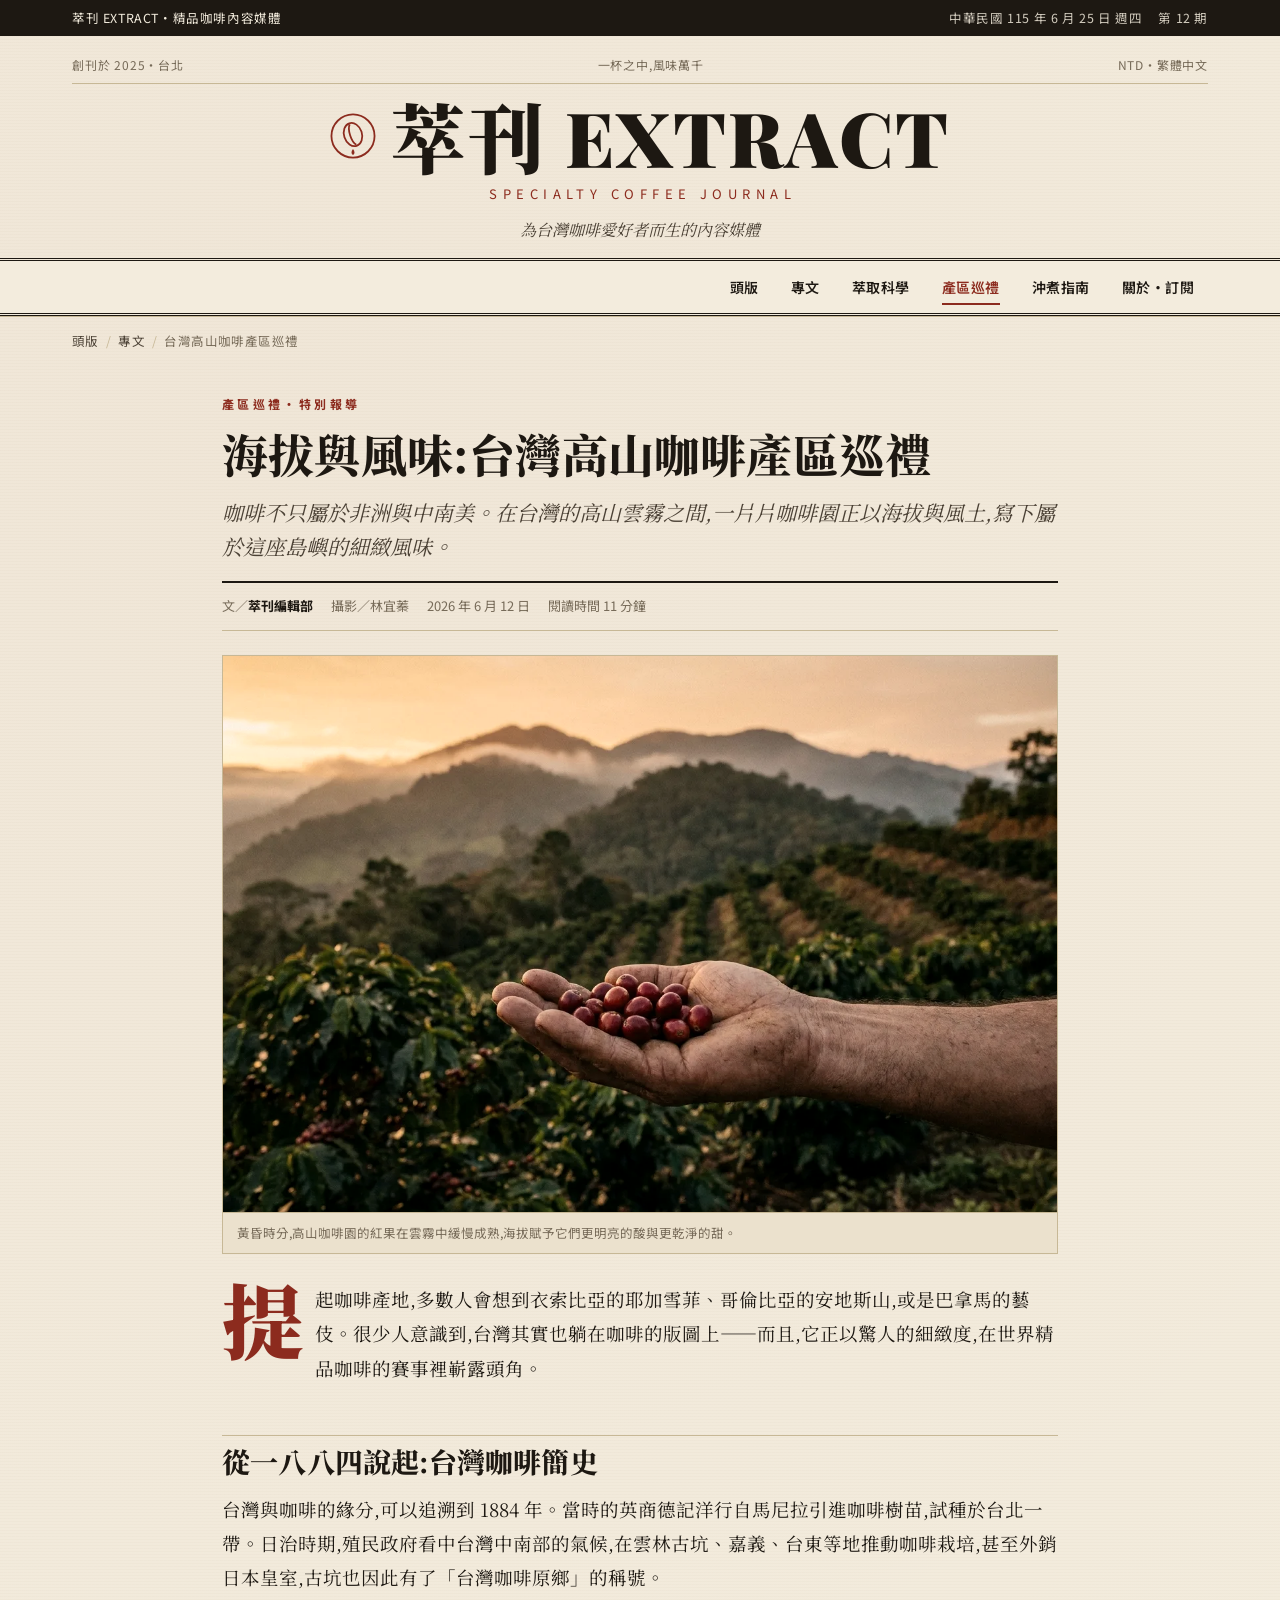
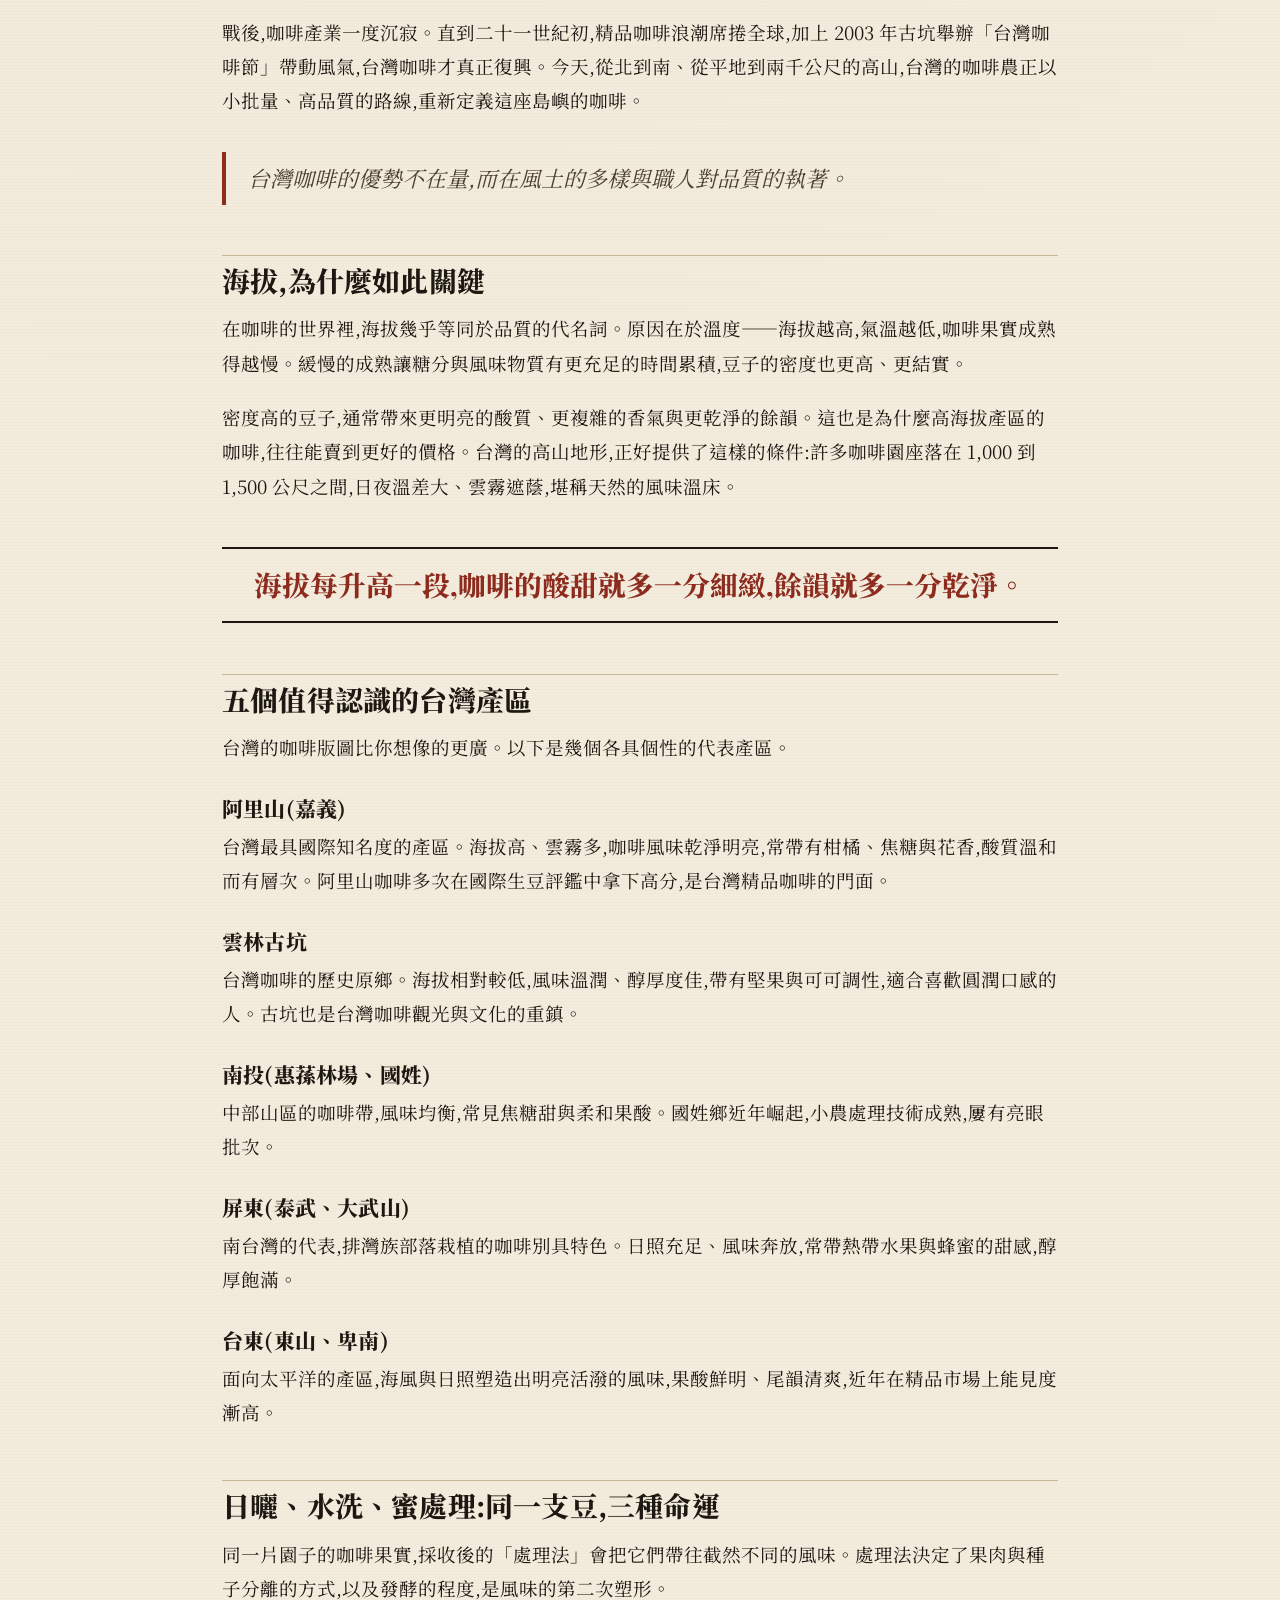
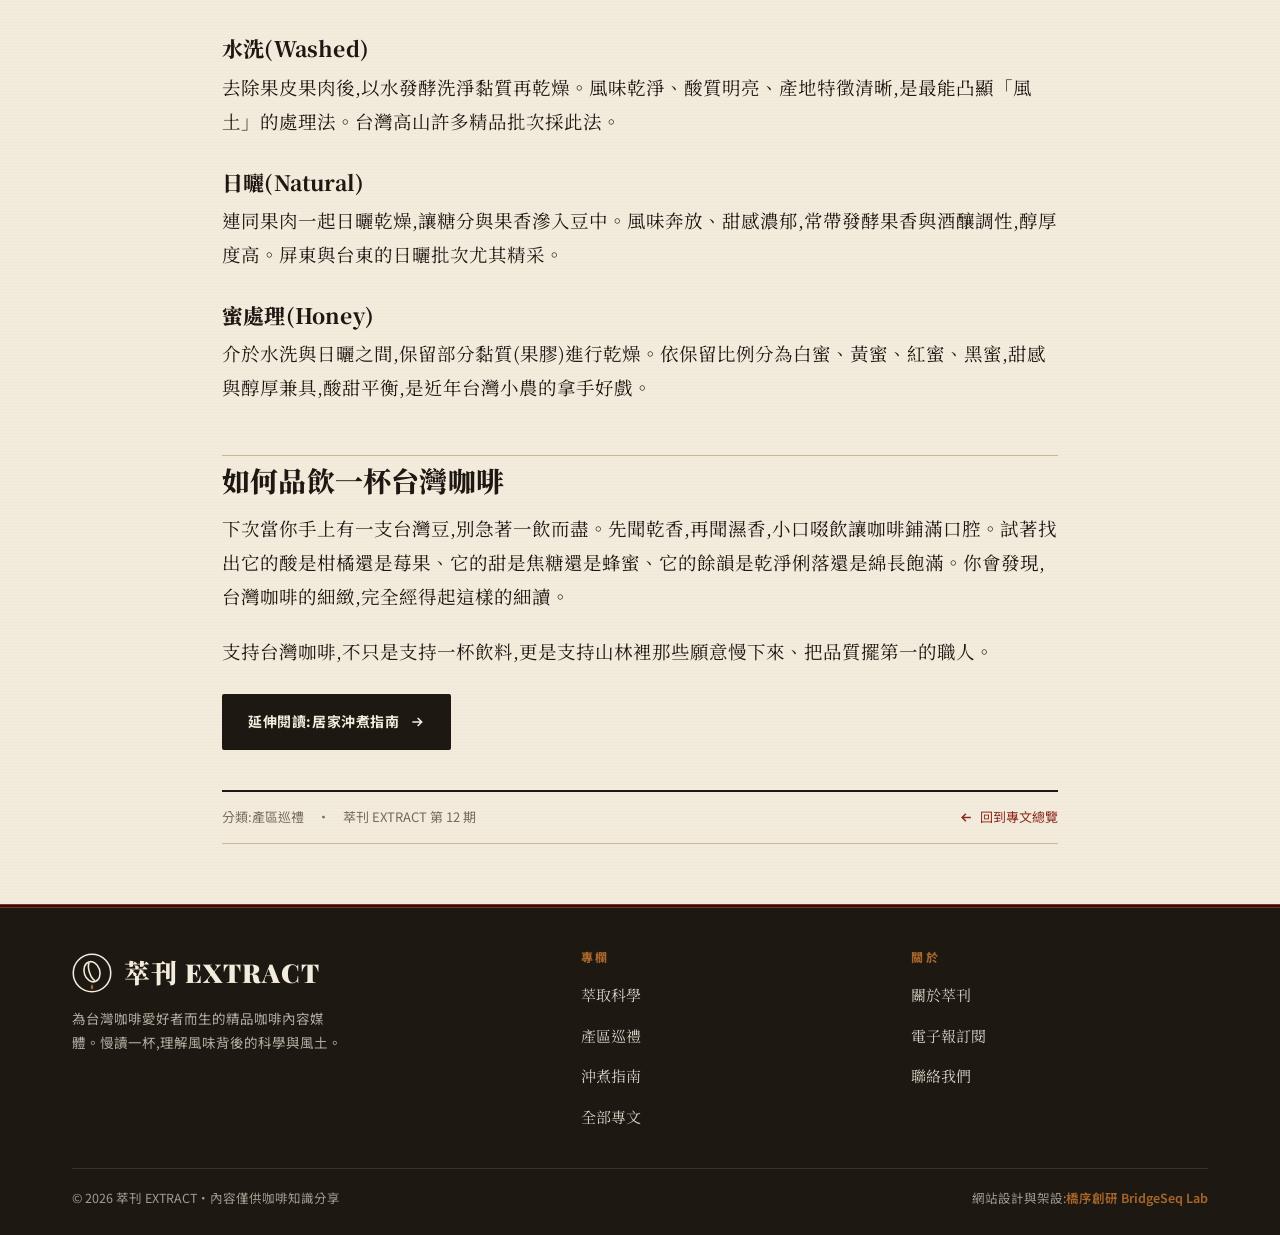
<file: article-taiwan.html>
<!DOCTYPE html>
<html lang="zh-Hant">
<head>
<meta charset="UTF-8">
<meta name="viewport" content="width=device-width, initial-scale=1">
<title>海拔與風味:台灣高山咖啡產區巡禮｜萃刊 EXTRACT</title>
<meta name="description" content="從阿里山、雲林古坑到屏東與台東,一趟由海拔書寫的台灣咖啡風味地圖。理解台灣咖啡簡史、海拔與風味的關係,以及日曬、水洗、蜜處理如何形塑風味。">
<meta name="keywords" content="台灣咖啡,阿里山咖啡,古坑咖啡,台灣咖啡產區,海拔風味,咖啡處理法,日曬,水洗,蜜處理,精品咖啡">
<link rel="canonical" href="https://izzo24.github.io/cuikan-coffee/article-taiwan.html">
<meta name="theme-color" content="#1d1812">
<meta property="og:type" content="article">
<meta property="og:site_name" content="萃刊 EXTRACT">
<meta property="og:locale" content="zh_TW">
<meta property="og:title" content="海拔與風味:台灣高山咖啡產區巡禮">
<meta property="og:description" content="從阿里山到台東,理解海拔、處理法與風土如何形塑台灣咖啡的個性。">
<meta property="og:url" content="https://izzo24.github.io/cuikan-coffee/article-taiwan.html">
<meta property="og:image" content="https://izzo24.github.io/cuikan-coffee/images/taiwan-farm.webp">
<meta name="twitter:card" content="summary_large_image">
<link rel="icon" href="./favicon.svg" type="image/svg+xml">
<link rel="preconnect" href="https://fonts.googleapis.com">
<link rel="preconnect" href="https://fonts.gstatic.com" crossorigin>
<link href="https://fonts.googleapis.com/css2?family=Playfair+Display:wght@700;800;900&family=Noto+Serif+TC:wght@400;500;700;900&family=Noto+Sans+TC:wght@400;500;600;700&display=swap" rel="stylesheet">
<link rel="stylesheet" href="./assets/style.css?v=1">
<script type="application/ld+json">
{"@context":"https://schema.org","@graph":[
{"@type":"Article","headline":"海拔與風味:台灣高山咖啡產區巡禮","description":"從阿里山到台東,理解海拔、處理法與風土如何形塑台灣咖啡的個性。","image":"https://izzo24.github.io/cuikan-coffee/images/taiwan-farm.webp","datePublished":"2026-06-12","dateModified":"2026-06-12","inLanguage":"zh-Hant","author":{"@type":"Organization","name":"萃刊編輯部"},"publisher":{"@type":"Organization","name":"萃刊 EXTRACT","logo":{"@type":"ImageObject","url":"https://izzo24.github.io/cuikan-coffee/favicon.svg"}},"mainEntityOfPage":"https://izzo24.github.io/cuikan-coffee/article-taiwan.html"},
{"@type":"BreadcrumbList","itemListElement":[
{"@type":"ListItem","position":1,"name":"頭版","item":"https://izzo24.github.io/cuikan-coffee/"},
{"@type":"ListItem","position":2,"name":"專文總覽","item":"https://izzo24.github.io/cuikan-coffee/articles.html"},
{"@type":"ListItem","position":3,"name":"台灣高山咖啡產區巡禮","item":"https://izzo24.github.io/cuikan-coffee/article-taiwan.html"}]}
]}
</script>
</head>
<body>

<div class="topbar"><div class="wrap">
  <span>萃刊 EXTRACT・精品咖啡內容媒體</span>
  <span class="tb-right"><span>中華民國 115 年 6 月 25 日 週四</span><span>第 12 期</span></span>
</div></div>

<header class="masthead"><div class="wrap">
  <div class="mast-top"><span>創刊於 2025・台北</span><span>一杯之中,風味萬千</span><span>NTD・繁體中文</span></div>
  <a class="brand" href="./index.html" aria-label="萃刊 EXTRACT 首頁">
    <span class="brand-logo">
      <svg viewBox="0 0 64 64" aria-hidden="true"><circle cx="32" cy="32" r="30" fill="none" stroke="currentColor" stroke-width="2.5"/><g transform="rotate(-18 32 30)"><ellipse cx="32" cy="30" rx="12.5" ry="16.5" fill="none" stroke="currentColor" stroke-width="2.5"/><path d="M32 15C26.5 21 26.5 39 32 45" fill="none" stroke="currentColor" stroke-width="2.5"/></g><path d="M32 50c-2.8 3.6-2.8 6.4 0 8.6 2.8-2.2 2.8-5 0-8.6z" fill="var(--accent)"/></svg>
      <span class="brand-name"><span class="brand-cn">萃刊</span> EXTRACT</span>
    </span>
    <span class="brand-sub">Specialty Coffee Journal</span>
    <span class="brand-tag">為台灣咖啡愛好者而生的內容媒體</span>
  </a>
</div></header>

<nav class="nav" aria-label="主要導覽"><div class="wrap">
  <a class="nav-mini" href="./index.html"><svg viewBox="0 0 64 64" aria-hidden="true"><circle cx="32" cy="32" r="30" fill="none" stroke="currentColor" stroke-width="3"/><g transform="rotate(-18 32 30)"><ellipse cx="32" cy="30" rx="12.5" ry="16.5" fill="none" stroke="currentColor" stroke-width="3"/></g></svg>萃刊</a>
  <button class="nav-toggle" aria-label="開啟選單" aria-expanded="false" aria-controls="navlinks"><span></span></button>
  <ul class="nav-links" id="navlinks">
    <li><a href="./index.html">頭版</a></li>
    <li><a href="./articles.html">專文</a></li>
    <li><a href="./article-pourover.html">萃取科學</a></li>
    <li><a href="./article-taiwan.html" aria-current="page">產區巡禮</a></li>
    <li><a href="./brew-guide.html">沖煮指南</a></li>
    <li><a href="./about.html">關於・訂閱</a></li>
  </ul>
</div></nav>
<div class="nav-backdrop" aria-hidden="true"></div>

<main>
<div class="wrap"><nav class="crumb" aria-label="麵包屑"><a href="./index.html">頭版</a><span>/</span><a href="./articles.html">專文</a><span>/</span>台灣高山咖啡產區巡禮</nav></div>

<article class="article-wrap">
  <header class="article-head">
    <span class="kicker">產區巡禮・特別報導</span>
    <h1>海拔與風味:台灣高山咖啡產區巡禮</h1>
    <p class="standfirst">咖啡不只屬於非洲與中南美。在台灣的高山雲霧之間,一片片咖啡園正以海拔與風土,寫下屬於這座島嶼的細緻風味。</p>
    <div class="article-meta"><span>文／<strong>萃刊編輯部</strong></span><span>攝影／林宜蓁</span><span>2026 年 6 月 12 日</span><span>閱讀時間 11 分鐘</span></div>
  </header>

  <figure class="article-fig">
    <img src="./images/taiwan-farm.webp" width="1200" height="800" alt="黃昏的台灣高山咖啡園,前景枝頭結滿紅色咖啡果實,背景是雲霧繚繞的森林山坡" loading="eager">
    <figcaption>黃昏時分,高山咖啡園的紅果在雲霧中緩慢成熟,海拔賦予它們更明亮的酸與更乾淨的甜。</figcaption>
  </figure>

  <div class="prose">
    <p>提起咖啡產地,多數人會想到衣索比亞的耶加雪菲、哥倫比亞的安地斯山,或是巴拿馬的藝伎。很少人意識到,台灣其實也躺在咖啡的版圖上——而且,它正以驚人的細緻度,在世界精品咖啡的賽事裡嶄露頭角。</p>

    <h2 id="history">從一八八四說起:台灣咖啡簡史</h2>
    <p>台灣與咖啡的緣分,可以追溯到 1884 年。當時的英商德記洋行自馬尼拉引進咖啡樹苗,試種於台北一帶。日治時期,殖民政府看中台灣中南部的氣候,在雲林古坑、嘉義、台東等地推動咖啡栽培,甚至外銷日本皇室,古坑也因此有了「台灣咖啡原鄉」的稱號。</p>
    <p>戰後,咖啡產業一度沉寂。直到二十一世紀初,精品咖啡浪潮席捲全球,加上 2003 年古坑舉辦「台灣咖啡節」帶動風氣,台灣咖啡才真正復興。今天,從北到南、從平地到兩千公尺的高山,台灣的咖啡農正以小批量、高品質的路線,重新定義這座島嶼的咖啡。</p>

    <blockquote>台灣咖啡的優勢不在量,而在風土的多樣與職人對品質的執著。</blockquote>

    <h2 id="altitude">海拔,為什麼如此關鍵</h2>
    <p>在咖啡的世界裡,海拔幾乎等同於品質的代名詞。原因在於溫度——海拔越高,氣溫越低,咖啡果實成熟得越慢。緩慢的成熟讓糖分與風味物質有更充足的時間累積,豆子的密度也更高、更結實。</p>
    <p>密度高的豆子,通常帶來更明亮的酸質、更複雜的香氣與更乾淨的餘韻。這也是為什麼高海拔產區的咖啡,往往能賣到更好的價格。台灣的高山地形,正好提供了這樣的條件:許多咖啡園座落在 1,000 到 1,500 公尺之間,日夜溫差大、雲霧遮蔭,堪稱天然的風味溫床。</p>

    <div class="pull">海拔每升高一段,咖啡的酸甜就多一分細緻,餘韻就多一分乾淨。</div>

    <h2 id="regions">五個值得認識的台灣產區</h2>
    <p>台灣的咖啡版圖比你想像的更廣。以下是幾個各具個性的代表產區。</p>
    <h3>阿里山(嘉義)</h3>
    <p>台灣最具國際知名度的產區。海拔高、雲霧多,咖啡風味乾淨明亮,常帶有柑橘、焦糖與花香,酸質溫和而有層次。阿里山咖啡多次在國際生豆評鑑中拿下高分,是台灣精品咖啡的門面。</p>
    <h3>雲林古坑</h3>
    <p>台灣咖啡的歷史原鄉。海拔相對較低,風味溫潤、醇厚度佳,帶有堅果與可可調性,適合喜歡圓潤口感的人。古坑也是台灣咖啡觀光與文化的重鎮。</p>
    <h3>南投(惠蓀林場、國姓)</h3>
    <p>中部山區的咖啡帶,風味均衡,常見焦糖甜與柔和果酸。國姓鄉近年崛起,小農處理技術成熟,屢有亮眼批次。</p>
    <h3>屏東(泰武、大武山)</h3>
    <p>南台灣的代表,排灣族部落栽植的咖啡別具特色。日照充足、風味奔放,常帶熱帶水果與蜂蜜的甜感,醇厚飽滿。</p>
    <h3>台東(東山、卑南)</h3>
    <p>面向太平洋的產區,海風與日照塑造出明亮活潑的風味,果酸鮮明、尾韻清爽,近年在精品市場上能見度漸高。</p>

    <h2 id="process">日曬、水洗、蜜處理:同一支豆,三種命運</h2>
    <p>同一片園子的咖啡果實,採收後的「處理法」會把它們帶往截然不同的風味。處理法決定了果肉與種子分離的方式,以及發酵的程度,是風味的第二次塑形。</p>
    <h3>水洗(Washed)</h3>
    <p>去除果皮果肉後,以水發酵洗淨黏質再乾燥。風味乾淨、酸質明亮、產地特徵清晰,是最能凸顯「風土」的處理法。台灣高山許多精品批次採此法。</p>
    <h3>日曬(Natural)</h3>
    <p>連同果肉一起日曬乾燥,讓糖分與果香滲入豆中。風味奔放、甜感濃郁,常帶發酵果香與酒釀調性,醇厚度高。屏東與台東的日曬批次尤其精采。</p>
    <h3>蜜處理(Honey)</h3>
    <p>介於水洗與日曬之間,保留部分黏質(果膠)進行乾燥。依保留比例分為白蜜、黃蜜、紅蜜、黑蜜,甜感與醇厚兼具,酸甜平衡,是近年台灣小農的拿手好戲。</p>

    <h2 id="tasting">如何品飲一杯台灣咖啡</h2>
    <p>下次當你手上有一支台灣豆,別急著一飲而盡。先聞乾香,再聞濕香,小口啜飲讓咖啡鋪滿口腔。試著找出它的酸是柑橘還是莓果、它的甜是焦糖還是蜂蜜、它的餘韻是乾淨俐落還是綿長飽滿。你會發現,台灣咖啡的細緻,完全經得起這樣的細讀。</p>
    <p>支持台灣咖啡,不只是支持一杯飲料,更是支持山林裡那些願意慢下來、把品質擺第一的職人。</p>

    <p style="margin-top:26px"><a class="btn" href="./brew-guide.html">延伸閱讀:居家沖煮指南
      <svg viewBox="0 0 24 24" fill="none" stroke="currentColor" stroke-width="2.4" aria-hidden="true"><path d="M5 12h14M13 6l6 6-6 6"/></svg></a></p>
  </div>
</article>

<div class="article-end">
  <div class="share-line"><span>分類:產區巡禮　・　萃刊 EXTRACT 第 12 期</span><a href="./articles.html" style="display:inline-flex;align-items:center;gap:6px"><svg viewBox="0 0 24 24" width="15" height="15" fill="none" stroke="currentColor" stroke-width="2.4" aria-hidden="true"><path d="M19 12H5M11 6l-6 6 6 6"/></svg>回到專文總覽</a></div>
</div>
</main>

<footer class="footer"><div class="wrap">
  <div class="footer-grid">
    <div class="footer-brand">
      <div class="fb-logo">
        <svg viewBox="0 0 64 64" aria-hidden="true"><circle cx="32" cy="32" r="30" fill="none" stroke="currentColor" stroke-width="2.5"/><g transform="rotate(-18 32 30)"><ellipse cx="32" cy="30" rx="12.5" ry="16.5" fill="none" stroke="currentColor" stroke-width="2.5"/><path d="M32 15C26.5 21 26.5 39 32 45" fill="none" stroke="currentColor" stroke-width="2.5"/></g><path d="M32 50c-2.8 3.6-2.8 6.4 0 8.6 2.8-2.2 2.8-5 0-8.6z" fill="var(--accent-2)"/></svg>
        <span class="fb-name">萃刊 EXTRACT</span>
      </div>
      <p>為台灣咖啡愛好者而生的精品咖啡內容媒體。慢讀一杯,理解風味背後的科學與風土。</p>
    </div>
    <div><h4>專欄</h4><ul><li><a href="./article-pourover.html">萃取科學</a></li><li><a href="./article-taiwan.html">產區巡禮</a></li><li><a href="./brew-guide.html">沖煮指南</a></li><li><a href="./articles.html">全部專文</a></li></ul></div>
    <div><h4>關於</h4><ul><li><a href="./about.html">關於萃刊</a></li><li><a href="./about.html#subscribe">電子報訂閱</a></li><li><a href="./about.html#contact">聯絡我們</a></li></ul></div>
  </div>
  <div class="footer-bottom">
    <span>© 2026 萃刊 EXTRACT・內容僅供咖啡知識分享</span>
    <span>網站設計與架設:<a href="https://bridgeseqlab.com" target="_blank" rel="noopener">橋序創研 BridgeSeq Lab</a></span>
  </div>
</div></footer>

<button class="totop" aria-label="回到頂端"><svg viewBox="0 0 24 24" fill="none" stroke="currentColor" stroke-width="2.6" aria-hidden="true"><path d="M12 19V5M5 12l7-7 7 7"/></svg></button>
<script src="./assets/main.js?v=1"></script>
</body>
</html>
</file>
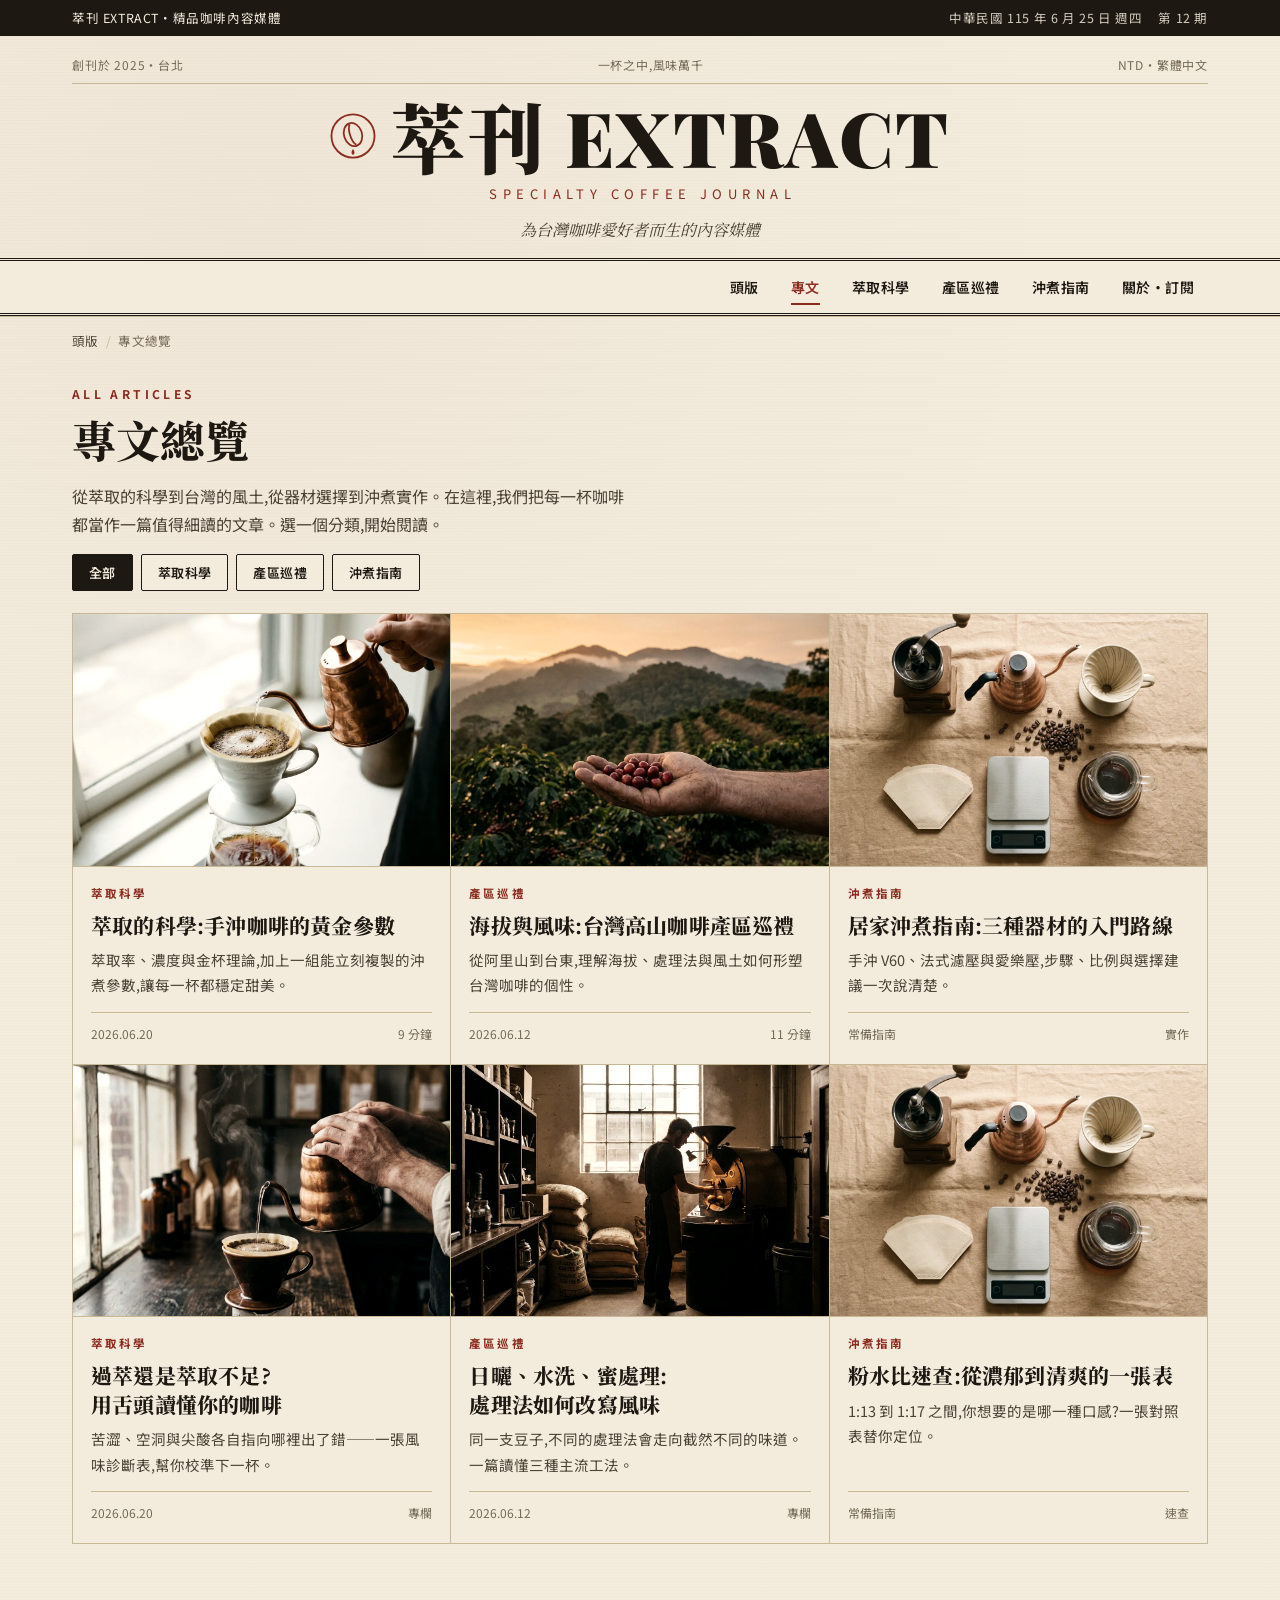
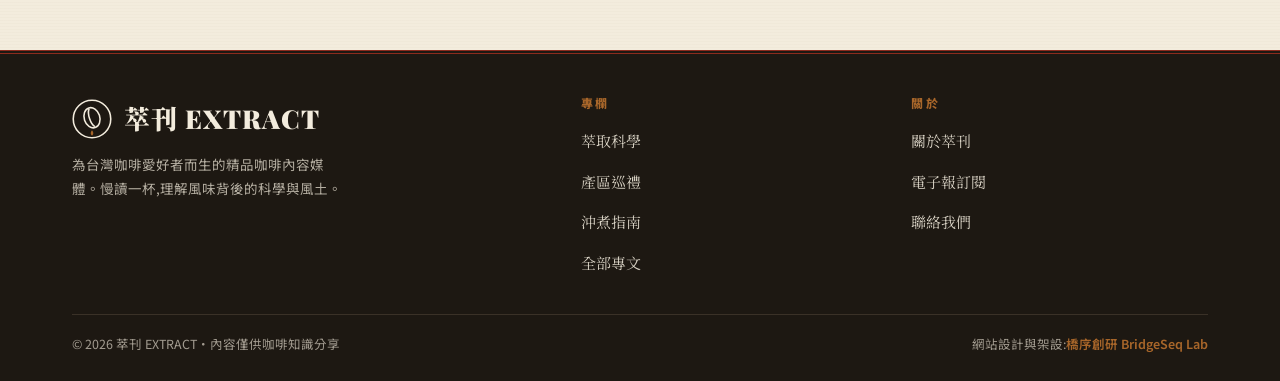
<file: articles.html>
<!DOCTYPE html>
<html lang="zh-Hant">
<head>
<meta charset="UTF-8">
<meta name="viewport" content="width=device-width, initial-scale=1">
<title>專文總覽｜萃刊 EXTRACT 精品咖啡內容媒體</title>
<meta name="description" content="瀏覽萃刊 EXTRACT 全部專文:手沖萃取科學、台灣高山咖啡產區巡禮、居家沖煮指南與烘焙風味筆記。依分類篩選,找到你想讀的那一杯。">
<meta name="keywords" content="咖啡專文,精品咖啡文章,手沖咖啡,台灣咖啡,咖啡沖煮,咖啡知識">
<link rel="canonical" href="https://izzo24.github.io/cuikan-coffee/articles.html">
<meta name="theme-color" content="#1d1812">
<meta property="og:type" content="website">
<meta property="og:site_name" content="萃刊 EXTRACT">
<meta property="og:locale" content="zh_TW">
<meta property="og:title" content="專文總覽｜萃刊 EXTRACT">
<meta property="og:description" content="瀏覽萃刊全部專文:萃取科學、台灣產區、沖煮指南與烘焙筆記。">
<meta property="og:url" content="https://izzo24.github.io/cuikan-coffee/articles.html">
<meta property="og:image" content="https://izzo24.github.io/cuikan-coffee/images/pourover.webp">
<meta name="twitter:card" content="summary_large_image">
<link rel="icon" href="./favicon.svg" type="image/svg+xml">
<link rel="preconnect" href="https://fonts.googleapis.com">
<link rel="preconnect" href="https://fonts.gstatic.com" crossorigin>
<link href="https://fonts.googleapis.com/css2?family=Playfair+Display:wght@700;800;900&family=Noto+Serif+TC:wght@400;500;700;900&family=Noto+Sans+TC:wght@400;500;600;700&display=swap" rel="stylesheet">
<link rel="stylesheet" href="./assets/style.css?v=1">
<script type="application/ld+json">
{"@context":"https://schema.org","@graph":[
{"@type":"CollectionPage","@id":"https://izzo24.github.io/cuikan-coffee/articles.html#page","name":"專文總覽","url":"https://izzo24.github.io/cuikan-coffee/articles.html","inLanguage":"zh-Hant","isPartOf":{"@id":"https://izzo24.github.io/cuikan-coffee/#site"}},
{"@type":"ItemList","itemListElement":[
{"@type":"ListItem","position":1,"url":"https://izzo24.github.io/cuikan-coffee/article-pourover.html","name":"萃取的科學:手沖咖啡的黃金參數"},
{"@type":"ListItem","position":2,"url":"https://izzo24.github.io/cuikan-coffee/article-taiwan.html","name":"海拔與風味:台灣高山咖啡產區巡禮"},
{"@type":"ListItem","position":3,"url":"https://izzo24.github.io/cuikan-coffee/brew-guide.html","name":"居家沖煮指南:三種器材的入門路線"}]},
{"@type":"BreadcrumbList","itemListElement":[
{"@type":"ListItem","position":1,"name":"頭版","item":"https://izzo24.github.io/cuikan-coffee/"},
{"@type":"ListItem","position":2,"name":"專文總覽","item":"https://izzo24.github.io/cuikan-coffee/articles.html"}]}
]}
</script>
</head>
<body>

<div class="topbar"><div class="wrap">
  <span>萃刊 EXTRACT・精品咖啡內容媒體</span>
  <span class="tb-right"><span>中華民國 115 年 6 月 25 日 週四</span><span>第 12 期</span></span>
</div></div>

<header class="masthead"><div class="wrap">
  <div class="mast-top"><span>創刊於 2025・台北</span><span>一杯之中,風味萬千</span><span>NTD・繁體中文</span></div>
  <a class="brand" href="./index.html" aria-label="萃刊 EXTRACT 首頁">
    <span class="brand-logo">
      <svg viewBox="0 0 64 64" aria-hidden="true"><circle cx="32" cy="32" r="30" fill="none" stroke="currentColor" stroke-width="2.5"/><g transform="rotate(-18 32 30)"><ellipse cx="32" cy="30" rx="12.5" ry="16.5" fill="none" stroke="currentColor" stroke-width="2.5"/><path d="M32 15C26.5 21 26.5 39 32 45" fill="none" stroke="currentColor" stroke-width="2.5"/></g><path d="M32 50c-2.8 3.6-2.8 6.4 0 8.6 2.8-2.2 2.8-5 0-8.6z" fill="var(--accent)"/></svg>
      <span class="brand-name"><span class="brand-cn">萃刊</span> EXTRACT</span>
    </span>
    <span class="brand-sub">Specialty Coffee Journal</span>
    <span class="brand-tag">為台灣咖啡愛好者而生的內容媒體</span>
  </a>
</div></header>

<nav class="nav" aria-label="主要導覽"><div class="wrap">
  <a class="nav-mini" href="./index.html"><svg viewBox="0 0 64 64" aria-hidden="true"><circle cx="32" cy="32" r="30" fill="none" stroke="currentColor" stroke-width="3"/><g transform="rotate(-18 32 30)"><ellipse cx="32" cy="30" rx="12.5" ry="16.5" fill="none" stroke="currentColor" stroke-width="3"/></g></svg>萃刊</a>
  <button class="nav-toggle" aria-label="開啟選單" aria-expanded="false" aria-controls="navlinks"><span></span></button>
  <ul class="nav-links" id="navlinks">
    <li><a href="./index.html">頭版</a></li>
    <li><a href="./articles.html" aria-current="page">專文</a></li>
    <li><a href="./article-pourover.html">萃取科學</a></li>
    <li><a href="./article-taiwan.html">產區巡禮</a></li>
    <li><a href="./brew-guide.html">沖煮指南</a></li>
    <li><a href="./about.html">關於・訂閱</a></li>
  </ul>
</div></nav>
<div class="nav-backdrop" aria-hidden="true"></div>

<main>
<div class="wrap"><nav class="crumb" aria-label="麵包屑"><a href="./index.html">頭版</a><span>/</span>專文總覽</nav></div>

<section style="padding:24px 0 6px"><div class="wrap">
  <span class="kicker">All Articles</span>
  <h1 style="font-family:var(--serif);font-size:clamp(28px,5.4vw,44px);margin:.15em 0 .3em">專文總覽</h1>
  <p style="font-family:var(--sans);font-size:16px;color:var(--ink-soft);max-width:62ch">從萃取的科學到台灣的風土,從器材選擇到沖煮實作。在這裡,我們把每一杯咖啡都當作一篇值得細讀的文章。選一個分類,開始閱讀。</p>

  <div class="filters" role="group" aria-label="文章分類篩選">
    <button class="filter" data-filter="all" aria-pressed="true">全部</button>
    <button class="filter" data-filter="science" aria-pressed="false">萃取科學</button>
    <button class="filter" data-filter="origin" aria-pressed="false">產區巡禮</button>
    <button class="filter" data-filter="brew" aria-pressed="false">沖煮指南</button>
  </div>

  <div class="cards" style="margin-bottom:40px">
    <a class="card" data-cat="science" href="./article-pourover.html">
      <span class="card-fig"><img src="./images/pourover.webp" width="1200" height="800" alt="手沖咖啡:濾杯中粉層悶蒸冒泡,熱水細流注入" loading="lazy"></span>
      <span class="card-body"><span class="cat">萃取科學</span><h3>萃取的科學:手沖咖啡的黃金參數</h3><p>萃取率、濃度與金杯理論,加上一組能立刻複製的沖煮參數,讓每一杯都穩定甜美。</p><span class="meta"><span>2026.06.20</span><span>9 分鐘</span></span></span>
    </a>
    <a class="card" data-cat="origin" href="./article-taiwan.html">
      <span class="card-fig"><img src="./images/taiwan-farm.webp" width="1200" height="800" alt="黃昏中的台灣高山咖啡園,枝頭結滿紅色咖啡果實" loading="lazy"></span>
      <span class="card-body"><span class="cat">產區巡禮</span><h3>海拔與風味:台灣高山咖啡產區巡禮</h3><p>從阿里山到台東,理解海拔、處理法與風土如何形塑台灣咖啡的個性。</p><span class="meta"><span>2026.06.12</span><span>11 分鐘</span></span></span>
    </a>
    <a class="card" data-cat="brew" href="./brew-guide.html">
      <span class="card-fig"><img src="./images/brew-gear.webp" width="1200" height="900" alt="俯拍咖啡沖煮器材平鋪:手搖磨豆機、手沖壺、濾杯、電子秤" loading="lazy"></span>
      <span class="card-body"><span class="cat">沖煮指南</span><h3>居家沖煮指南:三種器材的入門路線</h3><p>手沖 V60、法式濾壓與愛樂壓,步驟、比例與選擇建議一次說清楚。</p><span class="meta"><span>常備指南</span><span>實作</span></span></span>
    </a>
    <a class="card" data-cat="science" href="./article-pourover.html#diagnose">
      <span class="card-fig"><img src="./images/hero.webp" width="1280" height="720" alt="咖啡師以手沖壺注水,蒸氣升起" loading="lazy"></span>
      <span class="card-body"><span class="cat">萃取科學</span><h3>過萃還是萃取不足?用舌頭讀懂你的咖啡</h3><p>苦澀、空洞與尖酸各自指向哪裡出了錯——一張風味診斷表,幫你校準下一杯。</p><span class="meta"><span>2026.06.20</span><span>專欄</span></span></span>
    </a>
    <a class="card" data-cat="origin" href="./article-taiwan.html#process">
      <span class="card-fig"><img src="./images/roastery.webp" width="1200" height="800" alt="烘豆工坊內鼓式烘豆機與生豆麻袋" loading="lazy"></span>
      <span class="card-body"><span class="cat">產區巡禮</span><h3>日曬、水洗、蜜處理:處理法如何改寫風味</h3><p>同一支豆子,不同的處理法會走向截然不同的味道。一篇讀懂三種主流工法。</p><span class="meta"><span>2026.06.12</span><span>專欄</span></span></span>
    </a>
    <a class="card" data-cat="brew" href="./brew-guide.html#ratio">
      <span class="card-fig"><img src="./images/brew-gear.webp" width="1200" height="900" alt="咖啡沖煮器材與粉水比示意" loading="lazy"></span>
      <span class="card-body"><span class="cat">沖煮指南</span><h3>粉水比速查:從濃郁到清爽的一張表</h3><p>1:13 到 1:17 之間,你想要的是哪一種口感?一張對照表替你定位。</p><span class="meta"><span>常備指南</span><span>速查</span></span></span>
    </a>
  </div>
</div></section>
</main>

<footer class="footer"><div class="wrap">
  <div class="footer-grid">
    <div class="footer-brand">
      <div class="fb-logo">
        <svg viewBox="0 0 64 64" aria-hidden="true"><circle cx="32" cy="32" r="30" fill="none" stroke="currentColor" stroke-width="2.5"/><g transform="rotate(-18 32 30)"><ellipse cx="32" cy="30" rx="12.5" ry="16.5" fill="none" stroke="currentColor" stroke-width="2.5"/><path d="M32 15C26.5 21 26.5 39 32 45" fill="none" stroke="currentColor" stroke-width="2.5"/></g><path d="M32 50c-2.8 3.6-2.8 6.4 0 8.6 2.8-2.2 2.8-5 0-8.6z" fill="var(--accent-2)"/></svg>
        <span class="fb-name">萃刊 EXTRACT</span>
      </div>
      <p>為台灣咖啡愛好者而生的精品咖啡內容媒體。慢讀一杯,理解風味背後的科學與風土。</p>
    </div>
    <div><h4>專欄</h4><ul><li><a href="./article-pourover.html">萃取科學</a></li><li><a href="./article-taiwan.html">產區巡禮</a></li><li><a href="./brew-guide.html">沖煮指南</a></li><li><a href="./articles.html">全部專文</a></li></ul></div>
    <div><h4>關於</h4><ul><li><a href="./about.html">關於萃刊</a></li><li><a href="./about.html#subscribe">電子報訂閱</a></li><li><a href="./about.html#contact">聯絡我們</a></li></ul></div>
  </div>
  <div class="footer-bottom">
    <span>© 2026 萃刊 EXTRACT・內容僅供咖啡知識分享</span>
    <span>網站設計與架設:<a href="https://bridgeseqlab.com" target="_blank" rel="noopener">橋序創研 BridgeSeq Lab</a></span>
  </div>
</div></footer>

<button class="totop" aria-label="回到頂端"><svg viewBox="0 0 24 24" fill="none" stroke="currentColor" stroke-width="2.6" aria-hidden="true"><path d="M12 19V5M5 12l7-7 7 7"/></svg></button>
<script src="./assets/main.js?v=1"></script>
</body>
</html>
</file>
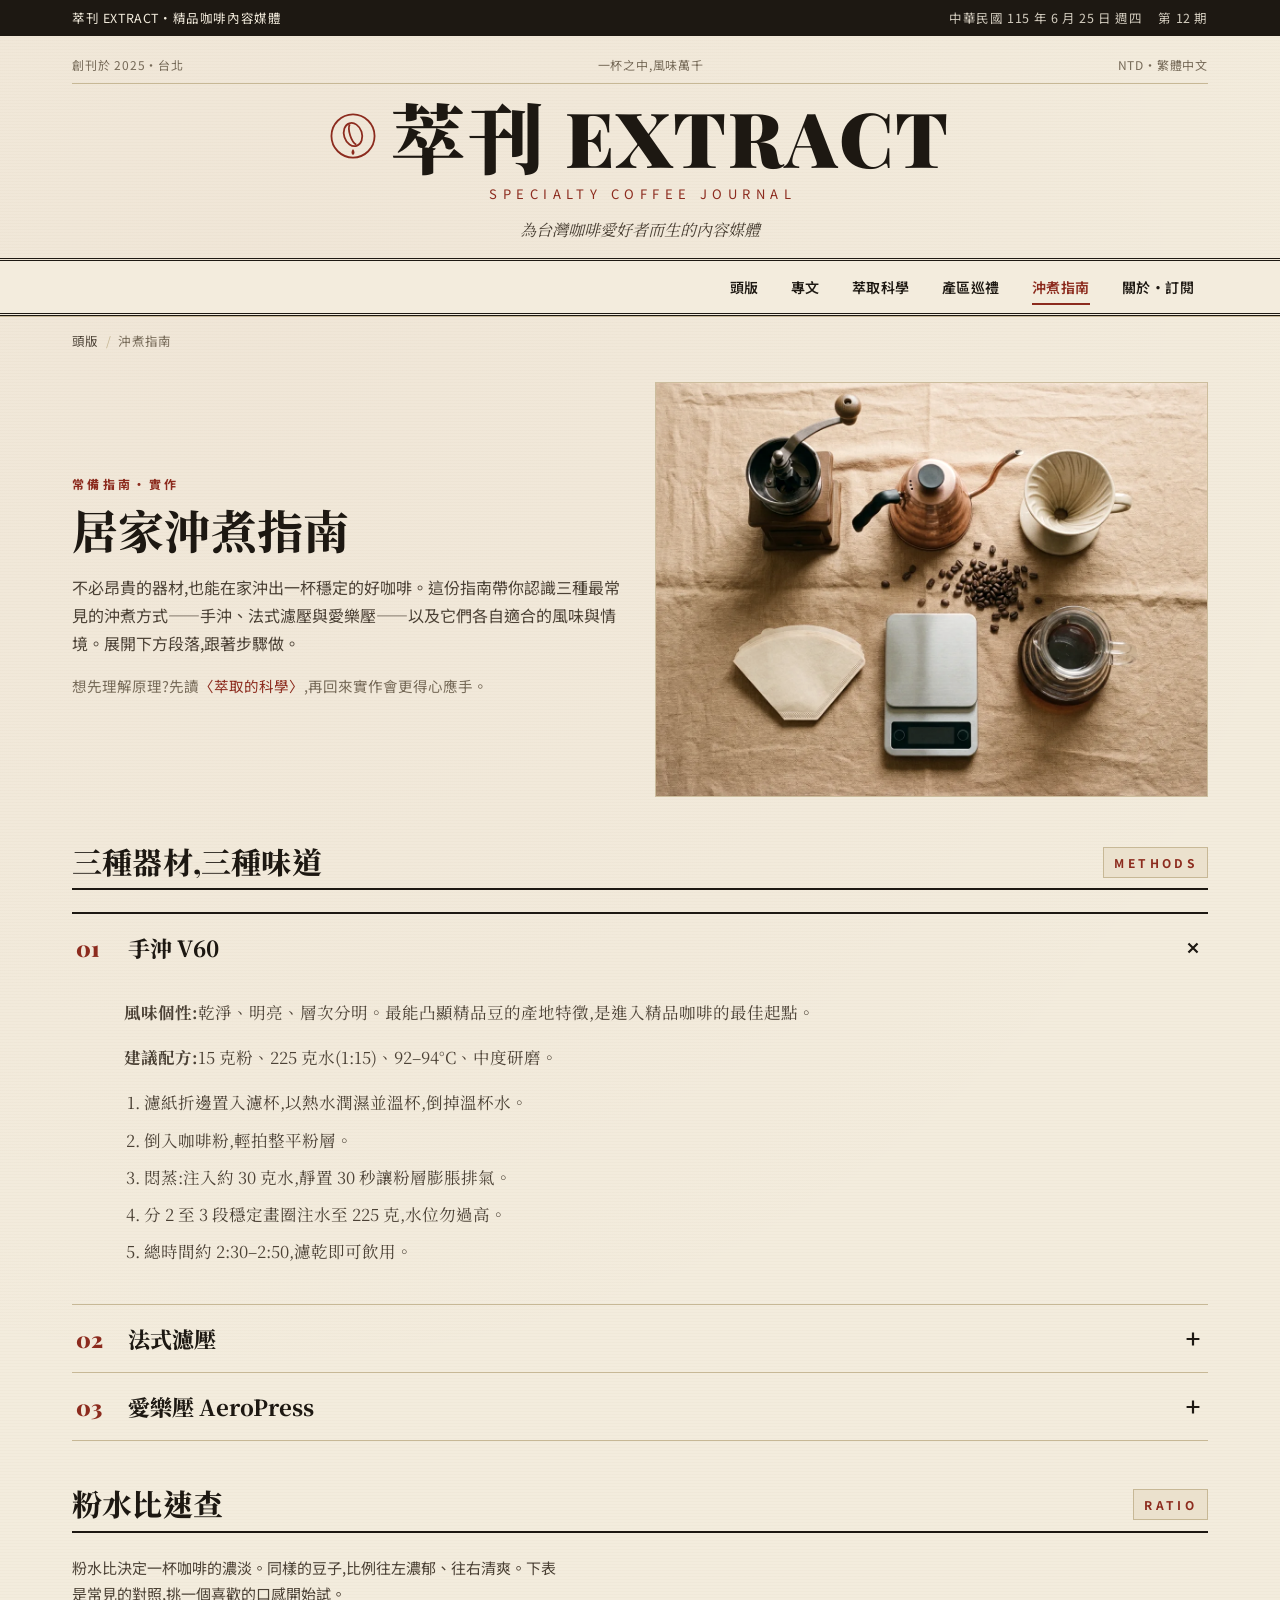
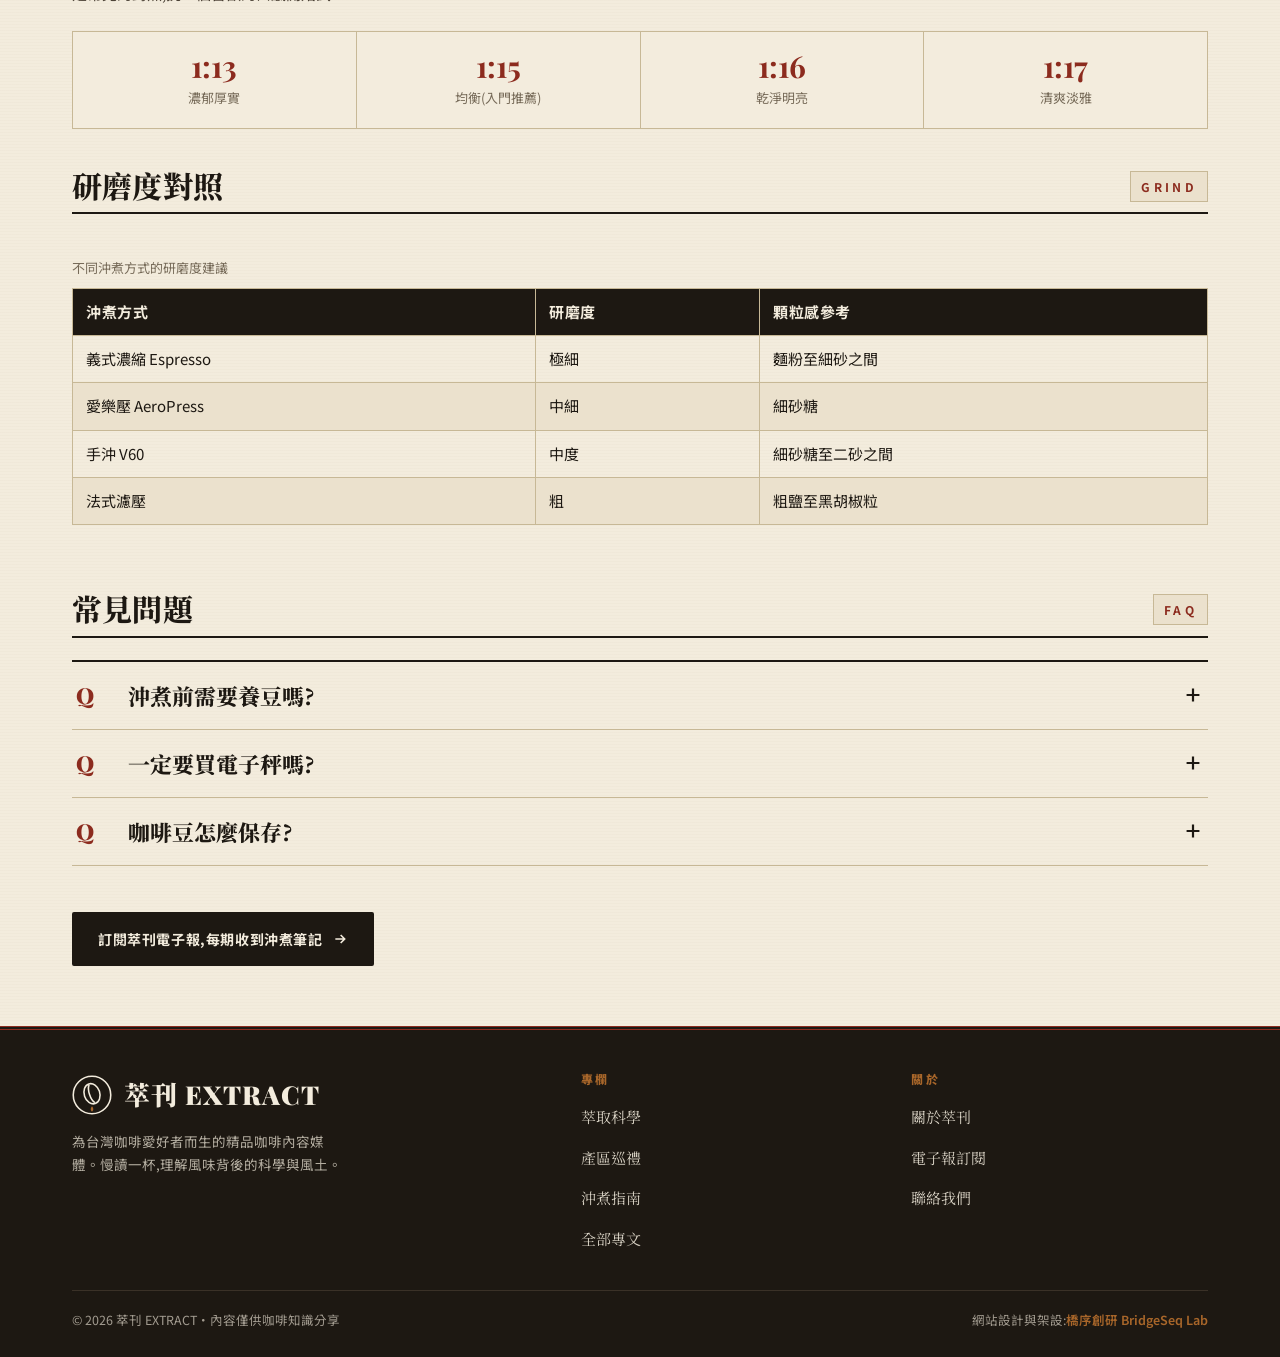
<file: brew-guide.html>
<!DOCTYPE html>
<html lang="zh-Hant">
<head>
<meta charset="UTF-8">
<meta name="viewport" content="width=device-width, initial-scale=1">
<title>居家沖煮指南:手沖、法式濾壓與愛樂壓｜萃刊 EXTRACT</title>
<meta name="description" content="居家沖煮入門指南:手沖 V60、法式濾壓、愛樂壓三種器材的步驟、粉水比與研磨度對照,附上常見粉水比速查表與沖煮常見問題解答,在家也能沖出穩定好咖啡。">
<meta name="keywords" content="居家沖煮,手沖教學,V60,法式濾壓,愛樂壓,AeroPress,粉水比,研磨度,沖煮指南,咖啡入門">
<link rel="canonical" href="https://izzo24.github.io/cuikan-coffee/brew-guide.html">
<meta name="theme-color" content="#1d1812">
<meta property="og:type" content="article">
<meta property="og:site_name" content="萃刊 EXTRACT">
<meta property="og:locale" content="zh_TW">
<meta property="og:title" content="居家沖煮指南:手沖、法式濾壓與愛樂壓">
<meta property="og:description" content="三種器材的步驟、比例與選擇建議,一次說清楚。">
<meta property="og:url" content="https://izzo24.github.io/cuikan-coffee/brew-guide.html">
<meta property="og:image" content="https://izzo24.github.io/cuikan-coffee/images/brew-gear.webp">
<meta name="twitter:card" content="summary_large_image">
<link rel="icon" href="./favicon.svg" type="image/svg+xml">
<link rel="preconnect" href="https://fonts.googleapis.com">
<link rel="preconnect" href="https://fonts.gstatic.com" crossorigin>
<link href="https://fonts.googleapis.com/css2?family=Playfair+Display:wght@700;800;900&family=Noto+Serif+TC:wght@400;500;700;900&family=Noto+Sans+TC:wght@400;500;600;700&display=swap" rel="stylesheet">
<link rel="stylesheet" href="./assets/style.css?v=1">
<script type="application/ld+json">
{"@context":"https://schema.org","@graph":[
{"@type":"Article","headline":"居家沖煮指南:手沖、法式濾壓與愛樂壓","description":"三種器材的步驟、比例與選擇建議。","image":"https://izzo24.github.io/cuikan-coffee/images/brew-gear.webp","datePublished":"2026-06-08","dateModified":"2026-06-22","inLanguage":"zh-Hant","author":{"@type":"Organization","name":"萃刊編輯部"},"publisher":{"@type":"Organization","name":"萃刊 EXTRACT","logo":{"@type":"ImageObject","url":"https://izzo24.github.io/cuikan-coffee/favicon.svg"}},"mainEntityOfPage":"https://izzo24.github.io/cuikan-coffee/brew-guide.html"},
{"@type":"HowTo","name":"手沖 V60 沖煮步驟","description":"以 V60 濾杯沖煮一杯手沖咖啡的基本步驟。","totalTime":"PT3M","supply":[{"@type":"HowToSupply","name":"中度研磨咖啡粉 15 克"},{"@type":"HowToSupply","name":"92–94°C 熱水 225 克"}],"tool":[{"@type":"HowToTool","name":"V60 濾杯"},{"@type":"HowToTool","name":"手沖壺"},{"@type":"HowToTool","name":"電子秤"}],"step":[{"@type":"HowToStep","name":"悶蒸","text":"注入約 30 克水,靜置 30 秒讓咖啡粉排氣膨脹。"},{"@type":"HowToStep","name":"分段注水","text":"分 2 至 3 段穩定畫圈注水至 225 克。"},{"@type":"HowToStep","name":"完成","text":"總時間約 2 分 30 秒至 2 分 50 秒,濾乾即可飲用。"}]},
{"@type":"FAQPage","mainEntity":[
{"@type":"Question","name":"沖煮前需要養豆嗎?","acceptedAnswer":{"@type":"Answer","text":"建議烘焙後養豆 7 至 21 天再沖,讓二氧化碳適度排出,風味更穩定。"}},
{"@type":"Question","name":"沒有手沖壺可以沖手沖嗎?","acceptedAnswer":{"@type":"Answer","text":"可以,但細口手沖壺能讓水流更穩定、注水更可控,對均勻萃取幫助很大,建議入手。"}},
{"@type":"Question","name":"研磨度該怎麼選?","acceptedAnswer":{"@type":"Answer","text":"手沖用中度研磨(約細砂糖大小)、法式濾壓用粗研磨、愛樂壓則依配方落在中細到中度之間。"}}]},
{"@type":"BreadcrumbList","itemListElement":[
{"@type":"ListItem","position":1,"name":"頭版","item":"https://izzo24.github.io/cuikan-coffee/"},
{"@type":"ListItem","position":2,"name":"沖煮指南","item":"https://izzo24.github.io/cuikan-coffee/brew-guide.html"}]}
]}
</script>
</head>
<body>

<div class="topbar"><div class="wrap">
  <span>萃刊 EXTRACT・精品咖啡內容媒體</span>
  <span class="tb-right"><span>中華民國 115 年 6 月 25 日 週四</span><span>第 12 期</span></span>
</div></div>

<header class="masthead"><div class="wrap">
  <div class="mast-top"><span>創刊於 2025・台北</span><span>一杯之中,風味萬千</span><span>NTD・繁體中文</span></div>
  <a class="brand" href="./index.html" aria-label="萃刊 EXTRACT 首頁">
    <span class="brand-logo">
      <svg viewBox="0 0 64 64" aria-hidden="true"><circle cx="32" cy="32" r="30" fill="none" stroke="currentColor" stroke-width="2.5"/><g transform="rotate(-18 32 30)"><ellipse cx="32" cy="30" rx="12.5" ry="16.5" fill="none" stroke="currentColor" stroke-width="2.5"/><path d="M32 15C26.5 21 26.5 39 32 45" fill="none" stroke="currentColor" stroke-width="2.5"/></g><path d="M32 50c-2.8 3.6-2.8 6.4 0 8.6 2.8-2.2 2.8-5 0-8.6z" fill="var(--accent)"/></svg>
      <span class="brand-name"><span class="brand-cn">萃刊</span> EXTRACT</span>
    </span>
    <span class="brand-sub">Specialty Coffee Journal</span>
    <span class="brand-tag">為台灣咖啡愛好者而生的內容媒體</span>
  </a>
</div></header>

<nav class="nav" aria-label="主要導覽"><div class="wrap">
  <a class="nav-mini" href="./index.html"><svg viewBox="0 0 64 64" aria-hidden="true"><circle cx="32" cy="32" r="30" fill="none" stroke="currentColor" stroke-width="3"/><g transform="rotate(-18 32 30)"><ellipse cx="32" cy="30" rx="12.5" ry="16.5" fill="none" stroke="currentColor" stroke-width="3"/></g></svg>萃刊</a>
  <button class="nav-toggle" aria-label="開啟選單" aria-expanded="false" aria-controls="navlinks"><span></span></button>
  <ul class="nav-links" id="navlinks">
    <li><a href="./index.html">頭版</a></li>
    <li><a href="./articles.html">專文</a></li>
    <li><a href="./article-pourover.html">萃取科學</a></li>
    <li><a href="./article-taiwan.html">產區巡禮</a></li>
    <li><a href="./brew-guide.html" aria-current="page">沖煮指南</a></li>
    <li><a href="./about.html">關於・訂閱</a></li>
  </ul>
</div></nav>
<div class="nav-backdrop" aria-hidden="true"></div>

<main>
<div class="wrap"><nav class="crumb" aria-label="麵包屑"><a href="./index.html">頭版</a><span>/</span>沖煮指南</nav></div>

<section><div class="wrap">
  <div class="guide-hero">
    <div>
      <span class="kicker">常備指南・實作</span>
      <h1>居家沖煮指南</h1>
      <p style="font-family:var(--sans);font-size:16px;color:var(--ink-soft)">不必昂貴的器材,也能在家沖出一杯穩定的好咖啡。這份指南帶你認識三種最常見的沖煮方式——手沖、法式濾壓與愛樂壓——以及它們各自適合的風味與情境。展開下方段落,跟著步驟做。</p>
      <p style="font-family:var(--sans);font-size:14.5px;color:var(--ink-faint)">想先理解原理?先讀<a href="./article-pourover.html">〈萃取的科學〉</a>,再回來實作會更得心應手。</p>
    </div>
    <figure style="margin:0"><img src="./images/brew-gear.webp" width="1200" height="900" alt="俯拍咖啡沖煮器材平鋪於亞麻桌面:手搖磨豆機、手沖壺、V60 濾杯、濾紙、電子秤、玻璃壺與咖啡豆"></figure>
  </div>

  <div class="section-head" style="margin-top:18px"><h2>三種器材,三種味道</h2><span class="kicker">Methods</span></div>
  <div class="accordion">
    <div class="acc-item">
      <button class="acc-head" aria-expanded="true"><span class="acc-no">01</span>手沖 V60<svg class="acc-ico" viewBox="0 0 24 24" fill="none" stroke="currentColor" stroke-width="2.4" aria-hidden="true"><path d="M12 5v14M5 12h14"/></svg></button>
      <div class="acc-panel" style="max-height:600px"><div class="acc-inner">
        <p><strong>風味個性:</strong>乾淨、明亮、層次分明。最能凸顯精品豆的產地特徵,是進入精品咖啡的最佳起點。</p>
        <p><strong>建議配方:</strong>15 克粉、225 克水(1:15)、92–94°C、中度研磨。</p>
        <ol>
          <li>濾紙折邊置入濾杯,以熱水潤濕並溫杯,倒掉溫杯水。</li>
          <li>倒入咖啡粉,輕拍整平粉層。</li>
          <li>悶蒸:注入約 30 克水,靜置 30 秒讓粉層膨脹排氣。</li>
          <li>分 2 至 3 段穩定畫圈注水至 225 克,水位勿過高。</li>
          <li>總時間約 2:30–2:50,濾乾即可飲用。</li>
        </ol>
      </div></div>
    </div>
    <div class="acc-item">
      <button class="acc-head" aria-expanded="false"><span class="acc-no">02</span>法式濾壓<svg class="acc-ico" viewBox="0 0 24 24" fill="none" stroke="currentColor" stroke-width="2.4" aria-hidden="true"><path d="M12 5v14M5 12h14"/></svg></button>
      <div class="acc-panel"><div class="acc-inner">
        <p><strong>風味個性:</strong>醇厚、飽滿、口感圓潤。金屬濾網保留咖啡油脂,適合喜歡濃郁 body 的人,也最不需要技巧。</p>
        <p><strong>建議配方:</strong>30 克粉、500 克水(1:16.6)、94°C、粗研磨。</p>
        <ol>
          <li>粗研磨咖啡粉倒入壺中,注入全部熱水。</li>
          <li>靜置 4 分鐘,讓咖啡充分浸泡萃取。</li>
          <li>用湯匙撥除表面浮粉與泡沫(破渣),撈淨。</li>
          <li>緩慢、穩定地壓下濾網。</li>
          <li>立刻倒出,避免久泡過萃變苦。</li>
        </ol>
      </div></div>
    </div>
    <div class="acc-item">
      <button class="acc-head" aria-expanded="false"><span class="acc-no">03</span>愛樂壓 AeroPress<svg class="acc-ico" viewBox="0 0 24 24" fill="none" stroke="currentColor" stroke-width="2.4" aria-hidden="true"><path d="M12 5v14M5 12h14"/></svg></button>
      <div class="acc-panel"><div class="acc-inner">
        <p><strong>風味個性:</strong>乾淨中帶醇厚,容錯率高、變化多。攜帶方便,是旅行與辦公室的好夥伴。</p>
        <p><strong>建議配方(標準法):</strong>15 克粉、220 克水、85–90°C、中細研磨。</p>
        <ol>
          <li>濾紙置入濾蓋,熱水潤濕,組裝壓筒(可用標準或倒置法)。</li>
          <li>倒入咖啡粉,注水至 220 克,攪拌 3 至 5 下。</li>
          <li>浸泡約 1 分鐘。</li>
          <li>裝上濾蓋,翻轉置於杯上(倒置法),緩慢壓下約 20–30 秒。</li>
          <li>聽到嘶聲即停止,避免壓出尾段苦味。</li>
        </ol>
      </div></div>
    </div>
  </div>

  <div class="section-head" style="margin-top:46px" id="ratio"><h2>粉水比速查</h2><span class="kicker">Ratio</span></div>
  <p style="font-family:var(--sans);font-size:15px;color:var(--ink-soft);max-width:62ch">粉水比決定一杯咖啡的濃淡。同樣的豆子,比例往左濃郁、往右清爽。下表是常見的對照,挑一個喜歡的口感開始試。</p>
  <div class="ratio-grid">
    <div class="ratio-cell"><b>1:13</b><span>濃郁厚實</span></div>
    <div class="ratio-cell"><b>1:15</b><span>均衡(入門推薦)</span></div>
    <div class="ratio-cell"><b>1:16</b><span>乾淨明亮</span></div>
    <div class="ratio-cell"><b>1:17</b><span>清爽淡雅</span></div>
  </div>

  <div class="section-head" style="margin-top:40px"><h2>研磨度對照</h2><span class="kicker">Grind</span></div>
  <div class="table-scroll">
  <table class="data-table">
    <caption>不同沖煮方式的研磨度建議</caption>
    <thead><tr><th>沖煮方式</th><th>研磨度</th><th>顆粒感參考</th></tr></thead>
    <tbody>
      <tr><td>義式濃縮 Espresso</td><td>極細</td><td>麵粉至細砂之間</td></tr>
      <tr><td>愛樂壓 AeroPress</td><td>中細</td><td>細砂糖</td></tr>
      <tr><td>手沖 V60</td><td>中度</td><td>細砂糖至二砂之間</td></tr>
      <tr><td>法式濾壓</td><td>粗</td><td>粗鹽至黑胡椒粒</td></tr>
    </tbody>
  </table>
  </div>

  <div class="section-head" style="margin-top:46px"><h2>常見問題</h2><span class="kicker">FAQ</span></div>
  <div class="accordion">
    <div class="acc-item">
      <button class="acc-head" aria-expanded="false"><span class="acc-no">Q</span>沖煮前需要養豆嗎?<svg class="acc-ico" viewBox="0 0 24 24" fill="none" stroke="currentColor" stroke-width="2.4" aria-hidden="true"><path d="M12 5v14M5 12h14"/></svg></button>
      <div class="acc-panel"><div class="acc-inner"><p>建議烘焙後養豆 7 至 21 天再沖。剛烘好的豆子含大量二氧化碳,會干擾萃取均勻度;適度排氣後風味更穩定、更甜。</p></div></div>
    </div>
    <div class="acc-item">
      <button class="acc-head" aria-expanded="false"><span class="acc-no">Q</span>一定要買電子秤嗎?<svg class="acc-ico" viewBox="0 0 24 24" fill="none" stroke="currentColor" stroke-width="2.4" aria-hidden="true"><path d="M12 5v14M5 12h14"/></svg></button>
      <div class="acc-panel"><div class="acc-inner"><p>強烈建議。秤是把咖啡從「憑感覺」變成「可複製」的關鍵工具。固定粉量與水量,你才能在每次沖煮間對照、微調並進步。</p></div></div>
    </div>
    <div class="acc-item">
      <button class="acc-head" aria-expanded="false"><span class="acc-no">Q</span>咖啡豆怎麼保存?<svg class="acc-ico" viewBox="0 0 24 24" fill="none" stroke="currentColor" stroke-width="2.4" aria-hidden="true"><path d="M12 5v14M5 12h14"/></svg></button>
      <div class="acc-panel"><div class="acc-inner"><p>避光、避氧、避高溫與避潮。以單向排氣閥密封袋或密封罐常溫保存,並盡量在烘焙後一個月內喝完。請勿放冰箱冷藏,易受潮並沾染異味。</p></div></div>
    </div>
  </div>

  <div style="margin:46px 0 10px"><a class="btn" href="./about.html#subscribe">訂閱萃刊電子報,每期收到沖煮筆記
    <svg viewBox="0 0 24 24" fill="none" stroke="currentColor" stroke-width="2.4" aria-hidden="true"><path d="M5 12h14M13 6l6 6-6 6"/></svg></a></div>
</div></section>
</main>

<footer class="footer"><div class="wrap">
  <div class="footer-grid">
    <div class="footer-brand">
      <div class="fb-logo">
        <svg viewBox="0 0 64 64" aria-hidden="true"><circle cx="32" cy="32" r="30" fill="none" stroke="currentColor" stroke-width="2.5"/><g transform="rotate(-18 32 30)"><ellipse cx="32" cy="30" rx="12.5" ry="16.5" fill="none" stroke="currentColor" stroke-width="2.5"/><path d="M32 15C26.5 21 26.5 39 32 45" fill="none" stroke="currentColor" stroke-width="2.5"/></g><path d="M32 50c-2.8 3.6-2.8 6.4 0 8.6 2.8-2.2 2.8-5 0-8.6z" fill="var(--accent-2)"/></svg>
        <span class="fb-name">萃刊 EXTRACT</span>
      </div>
      <p>為台灣咖啡愛好者而生的精品咖啡內容媒體。慢讀一杯,理解風味背後的科學與風土。</p>
    </div>
    <div><h4>專欄</h4><ul><li><a href="./article-pourover.html">萃取科學</a></li><li><a href="./article-taiwan.html">產區巡禮</a></li><li><a href="./brew-guide.html">沖煮指南</a></li><li><a href="./articles.html">全部專文</a></li></ul></div>
    <div><h4>關於</h4><ul><li><a href="./about.html">關於萃刊</a></li><li><a href="./about.html#subscribe">電子報訂閱</a></li><li><a href="./about.html#contact">聯絡我們</a></li></ul></div>
  </div>
  <div class="footer-bottom">
    <span>© 2026 萃刊 EXTRACT・內容僅供咖啡知識分享</span>
    <span>網站設計與架設:<a href="https://bridgeseqlab.com" target="_blank" rel="noopener">橋序創研 BridgeSeq Lab</a></span>
  </div>
</div></footer>

<button class="totop" aria-label="回到頂端"><svg viewBox="0 0 24 24" fill="none" stroke="currentColor" stroke-width="2.6" aria-hidden="true"><path d="M12 19V5M5 12l7-7 7 7"/></svg></button>
<script src="./assets/main.js?v=1"></script>
</body>
</html>
</file>
<file: assets/style.css>
/* ============================================================
   萃刊 EXTRACT — 精品咖啡內容媒體
   風格:復古報紙排版 broadsheet vintage newspaper editorial
   ============================================================ */

:root{
  --paper:#f3ecdd;
  --paper-2:#ebe1cd;
  --paper-3:#e3d7bd;
  --ink:#1d1812;
  --ink-soft:#4b4135;
  --ink-faint:#766a58;
  --accent:#8c2b1e;        /* oxblood / brick */
  --accent-dark:#6f1f14;
  --accent-2:#a8662a;      /* caramel amber */
  --rule:#c7b896;
  --rule-soft:#d8ccb0;
  --shadow:rgba(29,24,18,.14);
  --serif:"Noto Serif TC","Playfair Display",Georgia,"Times New Roman",serif;
  --display:"Playfair Display","Noto Serif TC",Georgia,serif;
  --sans:"Noto Sans TC","Helvetica Neue",Arial,sans-serif;
  --maxw:1180px;
}

*{box-sizing:border-box}
html{scroll-behavior:smooth;-webkit-text-size-adjust:100%}
body{
  margin:0;
  background:var(--paper);
  /* subtle newsprint paper texture */
  background-image:
    repeating-linear-gradient(0deg,rgba(120,100,60,.025) 0 1px,transparent 1px 3px),
    radial-gradient(circle at 20% 10%,rgba(140,43,30,.03),transparent 40%);
  color:var(--ink);
  font-family:var(--serif);
  font-size:18px;
  line-height:1.75;
  text-rendering:optimizeLegibility;
  -webkit-font-smoothing:antialiased;
}
img{max-width:100%;height:auto;display:block}
a{color:var(--accent);text-decoration:none}
a:hover{text-decoration:underline}
h1,h2,h3,h4{font-family:var(--display);line-height:1.18;text-wrap:balance;font-weight:800;letter-spacing:.2px}
p{text-wrap:pretty}
.serif-tc h1,.serif-tc h2,.serif-tc h3{font-family:var(--serif)}

.wrap{max-width:var(--maxw);margin:0 auto;padding:0 22px}
.sr-only{position:absolute;width:1px;height:1px;padding:0;margin:-1px;overflow:hidden;clip:rect(0,0,0,0);border:0}

/* ---------- Top bar / dateline ---------- */
.topbar{
  background:var(--ink);color:var(--paper);
  font-family:var(--sans);font-size:12.5px;letter-spacing:.6px;
}
.topbar .wrap{display:flex;justify-content:space-between;align-items:center;gap:12px;padding-top:7px;padding-bottom:7px;flex-wrap:wrap}
.topbar a{color:var(--paper)}
.topbar .tb-right{display:flex;gap:16px;opacity:.85}

/* ---------- Masthead ---------- */
.masthead{border-bottom:3px double var(--ink);background:transparent}
.masthead .wrap{padding-top:18px;padding-bottom:14px}
.mast-rule{height:2px;background:var(--ink);margin:0}
.mast-top{display:flex;justify-content:space-between;align-items:flex-end;gap:16px;
  font-family:var(--sans);font-size:12px;letter-spacing:.8px;text-transform:uppercase;color:var(--ink-faint);
  border-bottom:1px solid var(--rule);padding-bottom:8px;margin-bottom:14px}
.brand{display:flex;flex-direction:column;align-items:center;text-align:center;gap:6px;text-decoration:none}
.brand:hover{text-decoration:none}
.brand-logo{display:flex;align-items:center;gap:14px;justify-content:center}
.brand-logo svg{width:46px;height:46px;flex:none}
.brand-name{font-family:var(--display);font-weight:900;font-size:clamp(40px,8vw,76px);color:var(--ink);
  letter-spacing:2px;line-height:1;white-space:nowrap}
.brand-cn{font-family:var(--serif);font-weight:900}
.brand-sub{font-family:var(--sans);font-size:clamp(11px,2.4vw,13px);letter-spacing:.42em;text-transform:uppercase;
  color:var(--accent);margin-top:2px;padding-left:.42em}
.brand-tag{font-family:var(--serif);font-style:italic;color:var(--ink-soft);font-size:clamp(13px,2.6vw,16px);margin-top:4px}

/* ---------- Nav ---------- */
.nav{border-bottom:3px double var(--ink);background:var(--paper);position:sticky;top:0;z-index:60;
  box-shadow:0 1px 0 var(--rule)}
.nav .wrap{display:flex;align-items:center;justify-content:space-between;min-height:50px}
.nav-mini{display:flex;align-items:center;gap:9px;font-family:var(--display);font-weight:900;font-size:18px;
  letter-spacing:1px;opacity:0;pointer-events:none;transition:opacity .3s}
.nav-mini svg{width:24px;height:24px}
.nav.shrunk .nav-mini{opacity:1;pointer-events:auto}
.nav-links{display:flex;gap:4px;list-style:none;margin:0;padding:0;flex-wrap:wrap}
.nav-links a{font-family:var(--sans);font-size:14px;font-weight:600;letter-spacing:.5px;color:var(--ink);
  padding:14px 14px;display:block;text-decoration:none;position:relative}
.nav-links a:hover{color:var(--accent);text-decoration:none}
.nav-links a[aria-current="page"]{color:var(--accent)}
.nav-links a[aria-current="page"]::after{content:"";position:absolute;left:14px;right:14px;bottom:8px;height:2px;background:var(--accent)}
.nav-toggle{display:none;background:var(--paper);border:2px solid var(--ink);width:46px;height:40px;cursor:pointer;
  align-items:center;justify-content:center;padding:0;border-radius:2px}
.nav-toggle span,.nav-toggle span::before,.nav-toggle span::after{content:"";display:block;width:22px;height:2.4px;
  background:var(--ink);transition:transform .3s,opacity .2s;position:relative}
.nav-toggle span::before{position:absolute;top:-7px}
.nav-toggle span::after{position:absolute;top:7px}
.nav-toggle[aria-expanded="true"] span{background:transparent}
.nav-toggle[aria-expanded="true"] span::before{transform:translateY(7px) rotate(45deg)}
.nav-toggle[aria-expanded="true"] span::after{transform:translateY(-7px) rotate(-45deg)}

/* ---------- Kicker / section labels ---------- */
.kicker{font-family:var(--sans);font-size:12px;font-weight:700;letter-spacing:.28em;text-transform:uppercase;
  color:var(--accent);display:inline-block}
.section-head{display:flex;align-items:center;gap:16px;margin:0 0 22px;border-bottom:2px solid var(--ink);padding-bottom:8px}
.section-head h2{font-size:clamp(22px,4vw,30px);margin:0}
.section-head .kicker{margin-left:auto;border:1px solid var(--rule);padding:4px 10px;background:var(--paper-2)}

/* ---------- Buttons ---------- */
.btn{display:inline-flex;align-items:center;gap:9px;font-family:var(--sans);font-weight:700;font-size:14px;
  letter-spacing:.6px;padding:13px 24px;border:2px solid var(--ink);background:var(--ink);color:var(--paper);
  cursor:pointer;border-radius:2px;transition:transform .15s,background .2s,color .2s,box-shadow .2s;text-decoration:none}
.btn svg{width:16px;height:16px}
.btn:hover{background:var(--accent);border-color:var(--accent);color:#fff;text-decoration:none;transform:translateY(-2px);
  box-shadow:0 6px 0 -2px var(--shadow)}
.btn-ghost{background:transparent;color:var(--ink)}
.btn-ghost:hover{background:var(--ink);color:var(--paper);border-color:var(--ink)}

/* ---------- Hero / front page ---------- */
.frontpage{padding:30px 0 10px}
.fp-grid{display:grid;grid-template-columns:1.55fr 1fr;gap:34px}
.lead-figure{position:relative;border:1px solid var(--rule);overflow:hidden;background:var(--paper-3)}
.lead-figure img{width:100%;aspect-ratio:16/9;object-fit:cover;filter:saturate(.86) contrast(1.05) sepia(.08)}
.lead-figure figcaption{font-family:var(--sans);font-size:12px;color:var(--ink-faint);padding:8px 12px;border-top:1px solid var(--rule);background:var(--paper-2)}
.lead-body{padding-top:6px}
.lead-body h1{font-size:clamp(30px,5.4vw,52px);margin:.1em 0 .35em;font-family:var(--serif)}
.lead-body .standfirst{font-size:clamp(17px,2.4vw,20px);color:var(--ink-soft);font-style:italic;border-left:3px solid var(--accent);padding-left:16px;margin:0 0 18px}
.byline{font-family:var(--sans);font-size:13px;color:var(--ink-faint);letter-spacing:.4px;margin-bottom:18px}
.byline strong{color:var(--ink)}

.side-list{border-top:3px double var(--ink);padding-top:14px}
.side-list h3{font-family:var(--sans);font-size:12px;letter-spacing:.24em;text-transform:uppercase;color:var(--accent);margin:0 0 12px}
.side-item{display:block;padding:13px 0;border-bottom:1px solid var(--rule);text-decoration:none;color:inherit}
.side-item:hover{text-decoration:none}
.side-item:hover h4{color:var(--accent)}
.side-item .num{font-family:var(--display);font-weight:900;font-size:24px;color:var(--accent);float:left;margin-right:12px;line-height:1}
.side-item h4{font-family:var(--serif);font-size:18px;margin:0 0 4px;line-height:1.4}
.side-item p{font-size:14px;color:var(--ink-faint);margin:0;font-family:var(--sans)}

/* ---------- Column divider rules ---------- */
.rule-row{display:grid;grid-template-columns:1fr 1fr 1fr;gap:0;border-top:2px solid var(--ink);border-bottom:2px solid var(--ink);margin:34px 0}
.rule-row .cell{padding:16px 22px;border-right:1px solid var(--rule);font-family:var(--sans);font-size:13.5px;color:var(--ink-soft)}
.rule-row .cell:last-child{border-right:0}
.rule-row .cell b{display:block;font-family:var(--display);font-size:30px;color:var(--accent);line-height:1.1;margin-bottom:2px}

/* ---------- Article cards grid ---------- */
.cards{display:grid;grid-template-columns:repeat(3,1fr);gap:1px;background:var(--rule);border:1px solid var(--rule)}
.card{background:var(--paper);padding:0;display:flex;flex-direction:column;text-decoration:none;color:inherit;transition:background .2s}
.card:hover{background:var(--paper-2);text-decoration:none}
.card-fig{overflow:hidden;border-bottom:1px solid var(--rule);background:var(--paper-3)}
.card-fig img{width:100%;aspect-ratio:3/2;object-fit:cover;filter:saturate(.85) contrast(1.04) sepia(.1);transition:transform .5s}
.card:hover .card-fig img{transform:scale(1.04)}
.card-body{padding:16px 18px 20px;display:flex;flex-direction:column;flex:1}
.card .cat{font-family:var(--sans);font-size:11.5px;font-weight:700;letter-spacing:.18em;text-transform:uppercase;color:var(--accent);margin-bottom:8px}
.card h3{font-size:21px;margin:0 0 8px;font-family:var(--serif);line-height:1.35}
.card:hover h3{color:var(--accent)}
.card p{font-size:14.5px;color:var(--ink-soft);margin:0 0 14px;font-family:var(--sans);flex:1}
.card .meta{font-family:var(--sans);font-size:12px;color:var(--ink-faint);border-top:1px solid var(--rule);padding-top:10px;display:flex;justify-content:space-between}

/* filter buttons */
.filters{display:flex;flex-wrap:wrap;gap:8px;margin:0 0 22px}
.filter{font-family:var(--sans);font-size:13px;font-weight:600;letter-spacing:.4px;padding:8px 16px;border:1.5px solid var(--ink);
  background:var(--paper);color:var(--ink);cursor:pointer;border-radius:2px;transition:background .18s,color .18s}
.filter:hover{background:var(--paper-3)}
.filter[aria-pressed="true"]{background:var(--ink);color:var(--paper)}
.is-hidden{display:none !important}

/* ---------- Single article ---------- */
.article-wrap{max-width:880px;margin:0 auto;padding:34px 22px 0}
.article-head .kicker{margin-bottom:12px}
.article-head h1{font-size:clamp(28px,5.4vw,46px);font-family:var(--serif);margin:0 0 16px}
.article-head .standfirst{font-size:clamp(17px,2.5vw,21px);color:var(--ink-soft);font-style:italic;margin:0 0 18px;line-height:1.6}
.article-meta{font-family:var(--sans);font-size:13px;color:var(--ink-faint);display:flex;flex-wrap:wrap;gap:18px;
  border-top:2px solid var(--ink);border-bottom:1px solid var(--rule);padding:12px 0;margin-bottom:24px}
.article-meta strong{color:var(--ink)}
.article-fig{margin:0 0 28px;border:1px solid var(--rule)}
.article-fig img{width:100%;aspect-ratio:3/2;object-fit:cover;filter:saturate(.88) contrast(1.04) sepia(.07)}
.article-fig figcaption{font-family:var(--sans);font-size:12.5px;color:var(--ink-faint);padding:9px 14px;border-top:1px solid var(--rule);background:var(--paper-2)}
.prose{font-size:18.5px;line-height:1.85}
.prose>p:first-of-type::first-letter{font-family:var(--display);font-weight:900;float:left;font-size:4.4em;line-height:.78;
  padding:6px 12px 0 0;color:var(--accent)}
.prose h2{font-family:var(--serif);font-size:clamp(22px,3.6vw,28px);margin:1.8em 0 .5em;padding-top:.3em;border-top:1px solid var(--rule)}
.prose h3{font-family:var(--serif);font-size:21px;margin:1.5em 0 .4em;color:var(--ink)}
.prose p{margin:0 0 1.1em}
.prose blockquote{margin:1.6em 0;padding:6px 0 6px 22px;border-left:4px solid var(--accent);font-family:var(--serif);
  font-style:italic;font-size:1.18em;color:var(--ink-soft)}
.prose ul,.prose ol{margin:0 0 1.2em;padding-left:1.4em}
.prose li{margin-bottom:.5em}
.pull{font-family:var(--display);font-weight:800;font-size:1.5em;line-height:1.3;color:var(--accent);
  text-align:center;border-top:2px solid var(--ink);border-bottom:2px solid var(--ink);padding:18px 0;margin:1.6em 0}
.data-table{width:100%;border-collapse:collapse;font-family:var(--sans);font-size:15px;margin:1.4em 0;border:1px solid var(--ink)}
.data-table caption{font-family:var(--sans);font-size:13px;color:var(--ink-faint);text-align:left;padding-bottom:8px}
.data-table th,.data-table td{border:1px solid var(--rule);padding:10px 13px;text-align:left}
.data-table thead th{background:var(--ink);color:var(--paper);font-weight:700;letter-spacing:.5px}
.data-table tbody tr:nth-child(even){background:var(--paper-2)}
.table-scroll{overflow-x:auto}

/* breadcrumb */
.crumb{font-family:var(--sans);font-size:12.5px;color:var(--ink-faint);letter-spacing:.4px;padding:14px 0 0}
.crumb a{color:var(--ink-soft)}
.crumb span{margin:0 7px;color:var(--rule)}

/* article footer nav */
.article-end{max-width:880px;margin:40px auto 0;padding:0 22px}
.share-line{border-top:2px solid var(--ink);border-bottom:1px solid var(--rule);padding:14px 0;font-family:var(--sans);
  font-size:13px;color:var(--ink-faint);display:flex;justify-content:space-between;align-items:center;gap:12px;flex-wrap:wrap}

/* ---------- Brew guide ---------- */
.guide-hero{display:grid;grid-template-columns:1fr 1fr;gap:30px;align-items:center;padding:30px 0}
.guide-hero img{width:100%;aspect-ratio:4/3;object-fit:cover;border:1px solid var(--rule);filter:saturate(.88) contrast(1.04) sepia(.07)}
.guide-hero h1{font-size:clamp(28px,5vw,46px);font-family:var(--serif);margin:.1em 0 .3em}

/* accordion */
.accordion{border-top:2px solid var(--ink);margin:10px 0 0}
.acc-item{border-bottom:1px solid var(--rule)}
.acc-head{width:100%;text-align:left;background:transparent;border:0;cursor:pointer;padding:18px 4px;display:flex;
  align-items:center;gap:14px;font-family:var(--serif);font-size:clamp(18px,3vw,22px);font-weight:800;color:var(--ink)}
.acc-head:hover{color:var(--accent)}
.acc-head .acc-no{font-family:var(--display);font-weight:900;color:var(--accent);font-size:22px;min-width:38px}
.acc-head .acc-ico{margin-left:auto;width:22px;height:22px;flex:none;transition:transform .3s}
.acc-head[aria-expanded="true"] .acc-ico{transform:rotate(45deg)}
.acc-panel{max-height:0;overflow:hidden;transition:max-height .4s ease}
.acc-inner{padding:0 4px 22px 52px;font-size:16.5px;color:var(--ink-soft)}
.acc-inner ol{padding-left:1.2em}
.acc-inner li{margin-bottom:.5em}

/* ratio table cards */
.ratio-grid{display:grid;grid-template-columns:repeat(4,1fr);gap:1px;background:var(--rule);border:1px solid var(--rule);margin:24px 0}
.ratio-cell{background:var(--paper);padding:18px 16px;text-align:center}
.ratio-cell b{display:block;font-family:var(--display);font-size:30px;color:var(--accent);line-height:1.1}
.ratio-cell span{font-family:var(--sans);font-size:13px;color:var(--ink-faint);display:block;margin-top:4px}

/* ---------- About ---------- */
.about-hero{display:grid;grid-template-columns:1fr 1fr;gap:34px;align-items:center;padding:30px 0}
.about-hero img{width:100%;aspect-ratio:3/2;object-fit:cover;border:1px solid var(--rule);filter:saturate(.88) contrast(1.04) sepia(.07)}
.values{display:grid;grid-template-columns:repeat(3,1fr);gap:1px;background:var(--rule);border:1px solid var(--rule);margin:24px 0}
.value{background:var(--paper);padding:22px 20px}
.value svg{width:34px;height:34px;color:var(--accent);margin-bottom:10px}
.value h3{font-size:19px;margin:0 0 8px;font-family:var(--serif)}
.value p{font-size:14.5px;color:var(--ink-soft);font-family:var(--sans);margin:0}

/* subscribe form */
.subscribe{background:var(--ink);color:var(--paper);padding:clamp(26px,5vw,48px);border-radius:3px;margin:30px 0}
.subscribe h2{color:var(--paper);font-family:var(--serif);font-size:clamp(22px,4vw,30px);margin:0 0 8px}
.subscribe p{color:rgba(243,236,221,.8);font-family:var(--sans);font-size:15px;margin:0 0 20px}
.form-row{display:flex;gap:12px;flex-wrap:wrap}
.form-field{flex:1;min-width:200px;display:flex;flex-direction:column;gap:6px}
.form-field label{font-family:var(--sans);font-size:12px;letter-spacing:.1em;text-transform:uppercase;color:rgba(243,236,221,.7)}
.form-field input,.form-field textarea{font-family:var(--serif);font-size:16px;padding:12px 14px;border:1px solid #5a4f40;
  background:#272019;color:var(--paper);border-radius:2px}
.form-field input:focus,.form-field textarea:focus{outline:2px solid var(--accent-2);border-color:var(--accent-2)}
.subscribe .btn{background:var(--accent);border-color:var(--accent);margin-top:6px}
.subscribe .btn:hover{background:#fff;color:var(--ink);border-color:#fff}
.toast{position:fixed;left:50%;bottom:28px;transform:translateX(-50%) translateY(120%);background:var(--ink);color:var(--paper);
  font-family:var(--sans);font-size:14px;padding:14px 24px;border-radius:3px;border:1px solid var(--accent-2);
  box-shadow:0 8px 24px var(--shadow);z-index:200;transition:transform .4s;max-width:90vw;visibility:hidden;opacity:0}
.toast.show{transform:translateX(-50%) translateY(0);visibility:visible;opacity:1}

.contact-grid{display:grid;grid-template-columns:1fr 1fr;gap:30px;margin:24px 0}
.contact-block{border:1px solid var(--rule);padding:22px;background:var(--paper-2)}
.contact-block h3{font-family:var(--serif);font-size:19px;margin:0 0 10px}
.contact-block p{font-family:var(--sans);font-size:14.5px;color:var(--ink-soft);margin:0 0 6px}

/* ---------- 404 ---------- */
.notfound{text-align:center;padding:70px 22px 50px;max-width:660px;margin:0 auto}
.notfound .big{font-family:var(--display);font-weight:900;font-size:clamp(80px,20vw,160px);color:var(--accent);line-height:.9;margin:0}
.notfound h1{font-size:clamp(24px,5vw,34px);margin:.2em 0 .4em;font-family:var(--serif)}
.notfound p{color:var(--ink-soft);font-family:var(--sans);margin:0 0 24px}

/* ---------- Footer ---------- */
.footer{background:var(--ink);color:var(--paper);margin-top:60px;border-top:4px double var(--accent)}
.footer .wrap{padding:42px 22px 26px}
.footer-grid{display:grid;grid-template-columns:1.6fr 1fr 1fr;gap:34px;margin-bottom:28px}
.footer-brand .fb-logo{display:flex;align-items:center;gap:12px;margin-bottom:12px}
.footer-brand .fb-logo svg{width:40px;height:40px}
.footer-brand .fb-name{font-family:var(--display);font-weight:900;font-size:26px;letter-spacing:1px}
.footer-brand p{font-family:var(--sans);font-size:13.5px;color:rgba(243,236,221,.7);max-width:34ch;margin:0}
.footer h4{font-family:var(--sans);font-size:12px;letter-spacing:.2em;text-transform:uppercase;color:var(--accent-2);margin:0 0 14px}
.footer ul{list-style:none;margin:0;padding:0}
.footer ul li{margin-bottom:9px}
.footer ul a{font-family:var(--serif);font-size:15px;color:rgba(243,236,221,.88)}
.footer ul a:hover{color:#fff}
.footer-bottom{border-top:1px solid #3a3127;padding-top:18px;display:flex;justify-content:space-between;align-items:center;
  gap:14px;flex-wrap:wrap;font-family:var(--sans);font-size:12.5px;color:rgba(243,236,221,.62)}
.footer-bottom a{color:var(--accent-2);font-weight:600}
.footer-bottom a:hover{color:#fff}

/* ---------- Back to top ---------- */
.totop{position:fixed;right:24px;bottom:24px;width:50px;height:50px;border-radius:50% 50% 4px 50%;
  background:var(--accent);color:#fff;border:2px solid var(--ink);display:flex;align-items:center;justify-content:center;
  cursor:pointer;opacity:0;visibility:hidden;transform:translateY(16px) rotate(0deg);
  transition:opacity .35s,transform .35s,background .25s,visibility .35s;z-index:90;box-shadow:0 4px 0 -1px var(--shadow)}
.totop svg{width:22px;height:22px}
.totop:hover{background:var(--ink);transform:translateY(-3px) rotate(-8deg)}
.totop.show{opacity:1;visibility:visible;transform:translateY(0)}

/* ---------- Reveal (progressive) ---------- */
.js .reveal{opacity:0;transform:translateY(22px);transition:opacity .7s ease,transform .7s ease}
.js .reveal.in{opacity:1;transform:none}

/* ============================================================
   RWD
   ============================================================ */
@media (max-width:980px){
  .fp-grid{grid-template-columns:1fr;gap:26px}
  .about-hero,.guide-hero{grid-template-columns:1fr;gap:22px}
  .footer-grid{grid-template-columns:1fr 1fr;gap:26px}
}
@media (max-width:760px){
  body{font-size:17px}
  .nav-toggle{display:flex}
  .nav-links{position:fixed;inset:0 0 0 auto;width:min(82vw,320px);background:var(--paper);flex-direction:column;
    gap:0;padding:84px 0 30px;transform:translateX(100%);transition:transform .34s ease;z-index:80;
    border-left:3px double var(--ink);box-shadow:-10px 0 30px var(--shadow);overflow-y:auto;flex-wrap:nowrap}
  .nav-links.open{transform:translateX(0)}
  .nav-links a{padding:16px 26px;border-bottom:1px solid var(--rule);font-size:16px}
  .nav-links a[aria-current="page"]::after{display:none}
  .nav-backdrop{position:fixed;inset:0;background:rgba(29,24,18,.42);opacity:0;visibility:hidden;transition:opacity .3s;z-index:75}
  .nav-backdrop.show{opacity:1;visibility:visible}
  .cards{grid-template-columns:1fr 1fr}
  .rule-row{grid-template-columns:1fr;}
  .rule-row .cell{border-right:0;border-bottom:1px solid var(--rule)}
  .rule-row .cell:last-child{border-bottom:0}
  .ratio-grid{grid-template-columns:1fr 1fr}
  .values{grid-template-columns:1fr}
  .contact-grid{grid-template-columns:1fr}
  .section-head .kicker{display:none}
}
@media (max-width:460px){
  .wrap{padding:0 16px}
  .cards{grid-template-columns:1fr}
  .ratio-grid{grid-template-columns:1fr 1fr}
  .footer-grid{grid-template-columns:1fr}
  .brand-name{font-size:clamp(34px,12vw,48px)}
  .prose{font-size:17px}
  .totop{right:16px;bottom:16px}
}
@media print{.nav,.totop,.topbar{display:none}}
</file>
